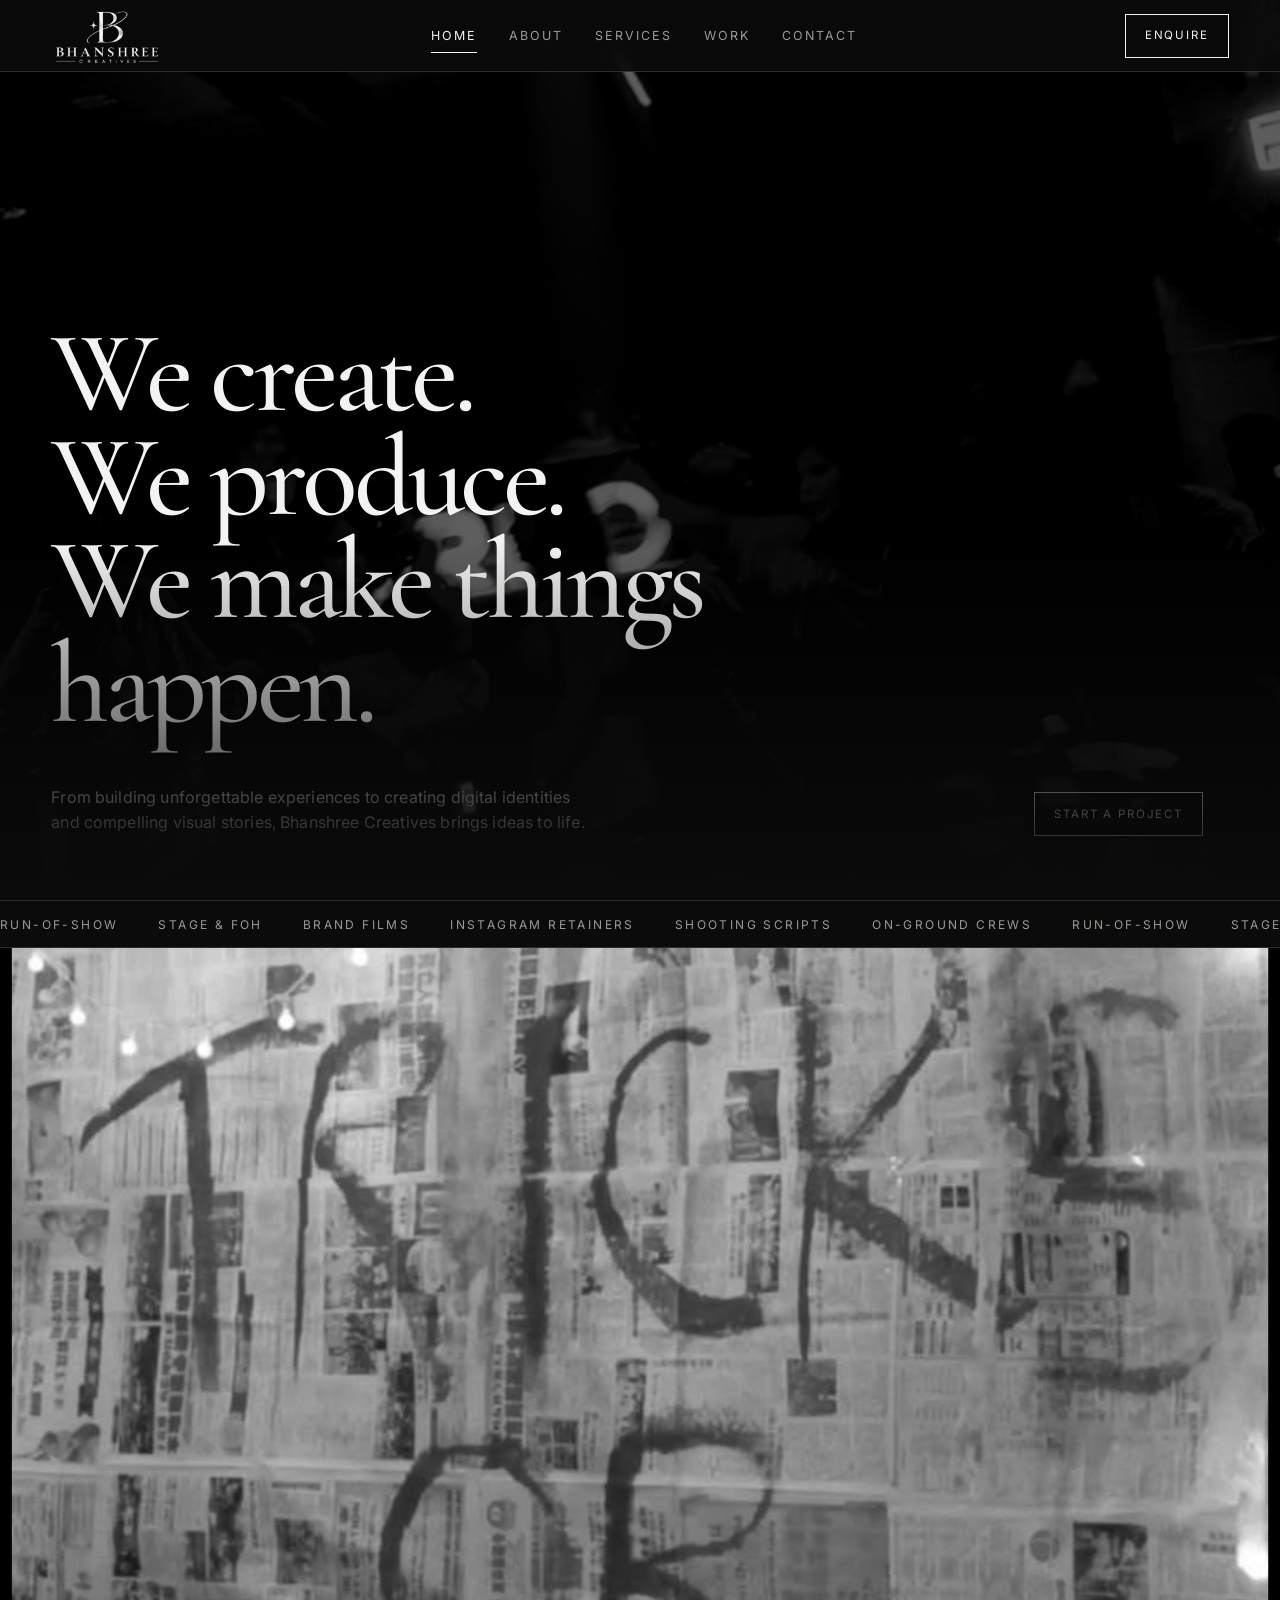
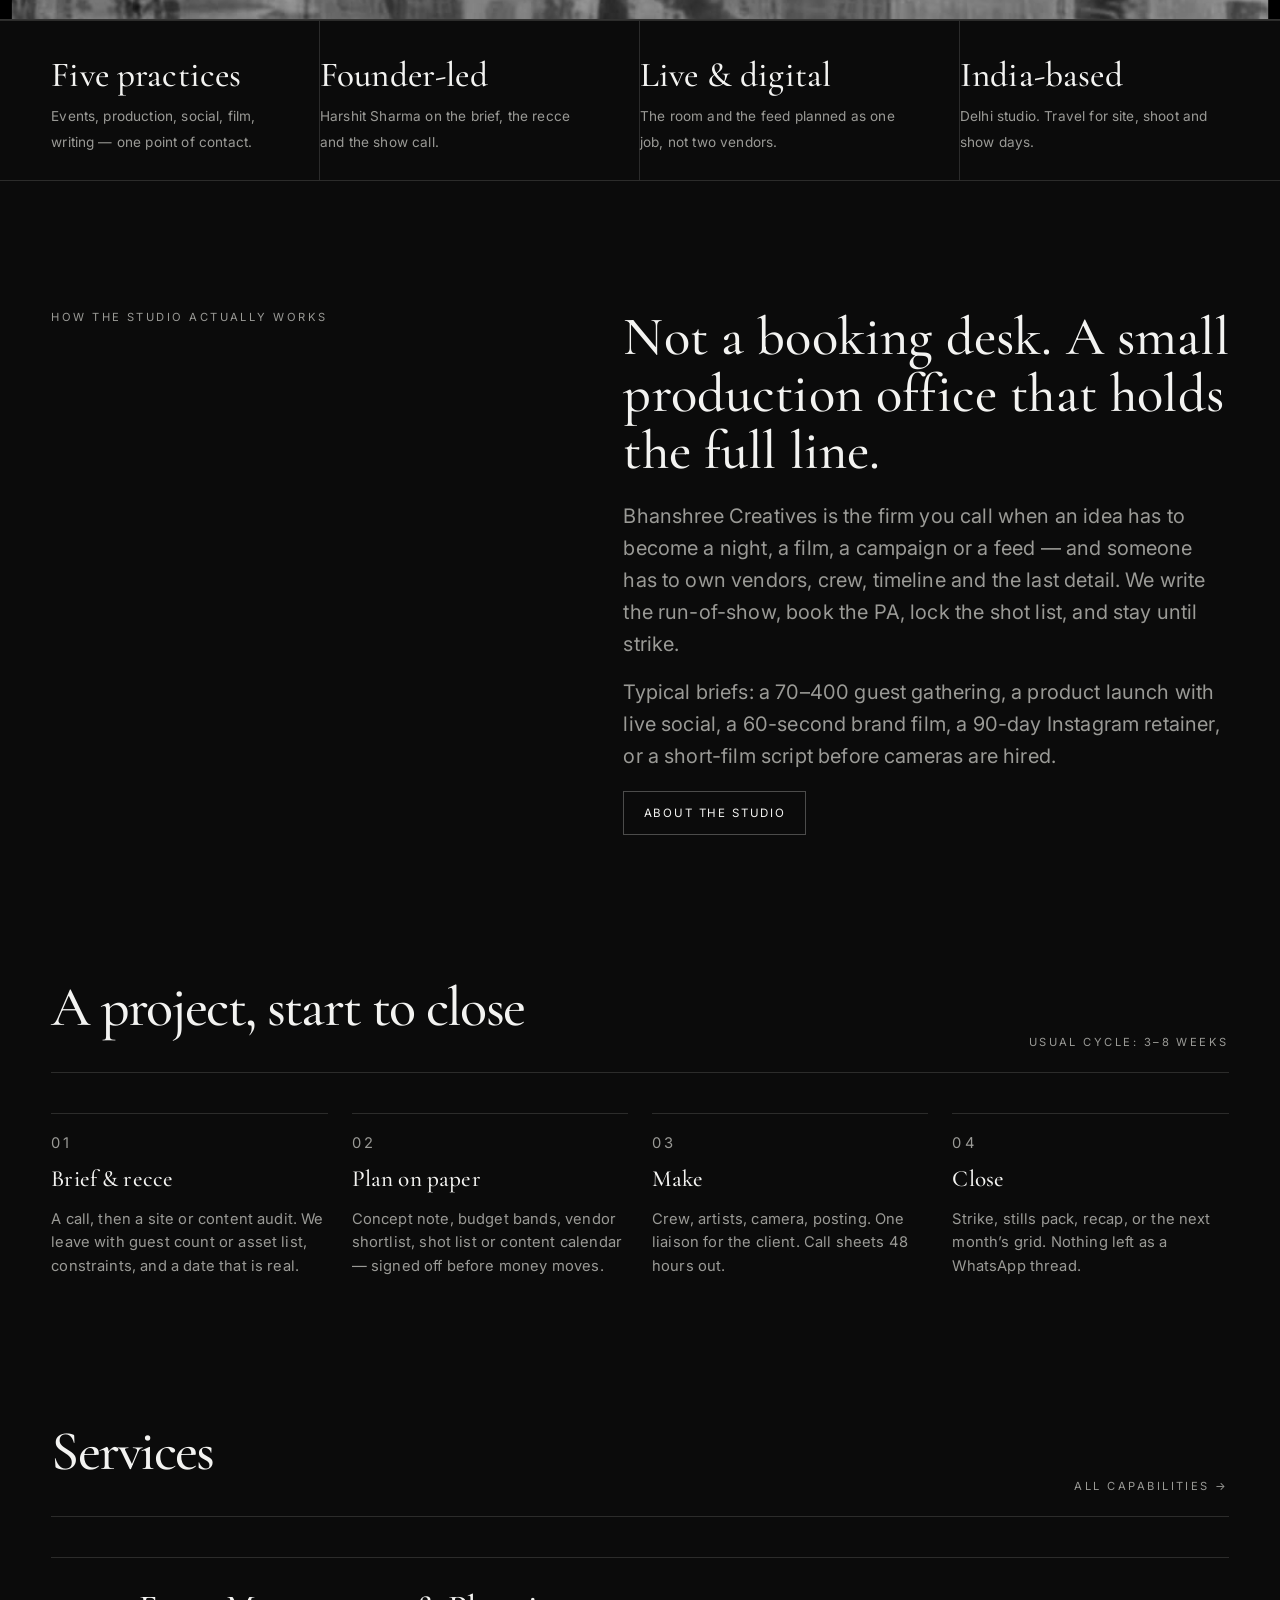
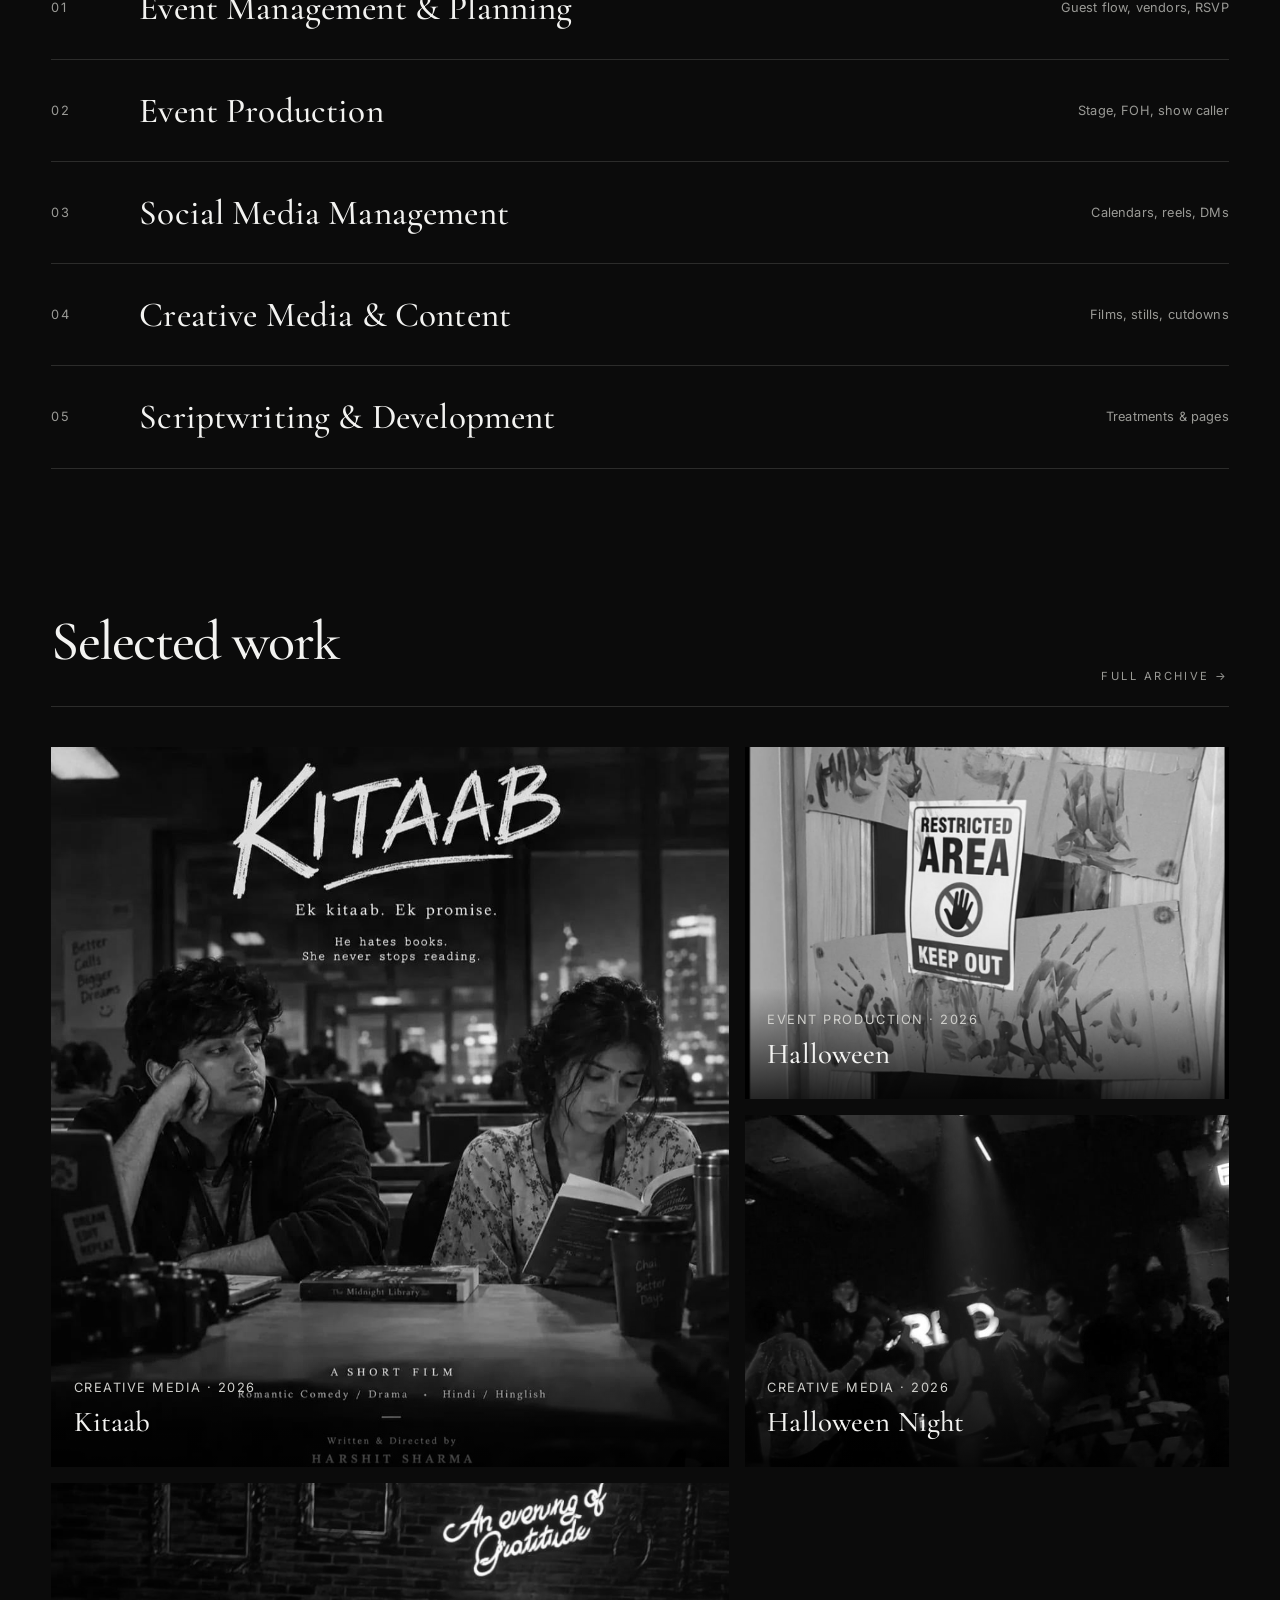
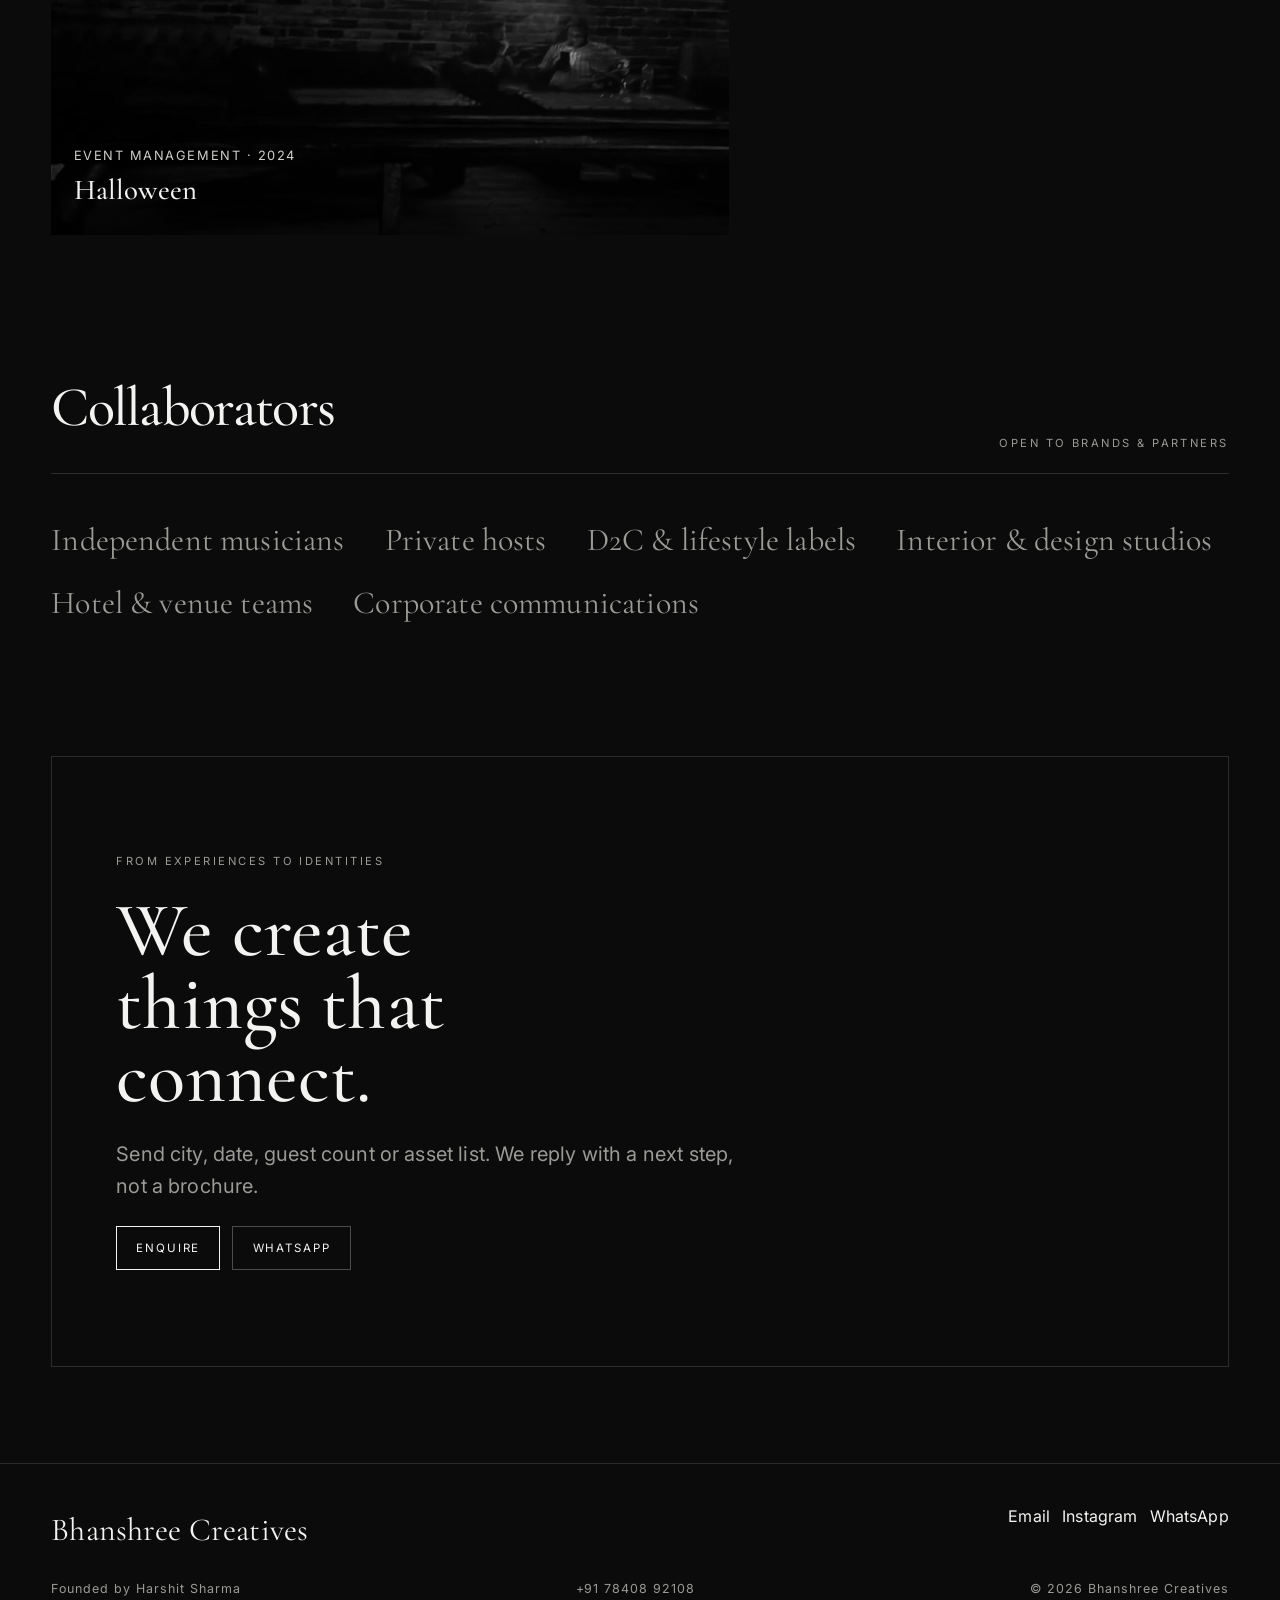
<file: index.html>
<!DOCTYPE html>
<html lang="en">
<head>
  <meta charset="UTF-8">
  <meta name="viewport" content="width=device-width, initial-scale=1.0">
  <title>Bhanshree Creatives — We Create. We Produce. We Make Things Happen.</title>
  <meta name="description" content="Bhanshree Creatives is a creative media, event management and production firm. From experiences to identities, we create things that connect.">
  <meta name="theme-color" content="#0b0b0b">
  <link rel="canonical" href="https://bhanshreecreatives.com/">
  <link rel="icon" href="assets/favicon.svg" type="image/svg+xml">
  <meta property="og:title" content="Bhanshree Creatives">
  <meta property="og:description" content="Creative media, event management and production. From experiences to identities, we create things that connect.">
  <meta property="og:type" content="website">
  <link rel="preconnect" href="https://fonts.googleapis.com">
  <link rel="preconnect" href="https://fonts.gstatic.com" crossorigin>
  <link href="https://fonts.googleapis.com/css2?family=Cormorant+Garamond:ital,wght@0,500;0,600;1,500&family=Inter:wght@400;500&display=swap" rel="stylesheet">
  <link rel="stylesheet" href="style.css">
  <script type="application/ld+json">
  {
    "@context": "https://schema.org",
    "@type": "ProfessionalService",
    "name": "Bhanshree Creatives",
    "founder": "Harshit Sharma",
    "email": "bhanshreecreatives@gmail.com",
    "telephone": "+917840892108",
    "url": "https://bhanshreecreatives.com",
    "description": "Creative media, event management and production firm.",
    "sameAs": ["https://instagram.com/bhanshreecreatives"]
  }
  </script>
</head>
<body data-page="home">
  <header class="site-header">
    <a class="logo" href="index.html"><img src="Photo/Luxurious%20BhanShree%20Creatives%20Logo%20(1).png" alt="Bhanshree Creatives"></a>
    <nav class="nav">
      <a href="index.html" data-page="home">Home</a>
      <a href="about.html" data-page="about">About</a>
      <a href="services.html" data-page="services">Services</a>
      <a href="work.html" data-page="work">Work</a>
      <a href="contact.html" data-page="contact">Contact</a>
    </nav>
    <a class="btn header-cta" href="contact.html">Enquire</a>
    <button class="nav-toggle" type="button" aria-label="Open menu"><span></span></button>
  </header>

  <section class="hero">
    <div class="hero-media">
      <img src="Photo/WhatsApp%20Image%202026-11-16%20at%2011.25.03%20AM.jpeg" alt="Bhanshree Creatives production photo">
    </div>
    <h1>We create.<br>We produce.<br>We make things happen.</h1>
    <div class="hero-bottom">
      <p>From building unforgettable experiences to creating digital identities and compelling visual stories, Bhanshree Creatives brings ideas to life.</p>
      <a class="btn" href="contact.html">Start a project</a>
    </div>
  </section>

  <div class="ticker" aria-hidden="true">
    <div class="ticker-track">
      <span>Run-of-show</span><span>Stage &amp; FOH</span><span>Brand films</span><span>Instagram retainers</span><span>Shooting scripts</span><span>On-ground crews</span>
      <span>Run-of-show</span><span>Stage &amp; FOH</span><span>Brand films</span><span>Instagram retainers</span><span>Shooting scripts</span><span>On-ground crews</span>
    </div>
  </div>

  <section class="photo-feature" aria-label="Bhanshree Creatives Halloween production">
    <img src="Photo/hellowin2.jpeg" alt="Halloween production stage and lighting">
  </section>

  <div class="stats">
    <article><strong>Five practices</strong><span>Events, production, social, film, writing — one point of contact.</span></article>
    <article><strong>Founder-led</strong><span>Harshit Sharma on the brief, the recce and the show call.</span></article>
    <article><strong>Live &amp; digital</strong><span>The room and the feed planned as one job, not two vendors.</span></article>
    <article><strong>India-based</strong><span>Delhi studio. Travel for site, shoot and show days.</span></article>
  </div>

  <section class="section">
    <div class="intro-grid">
      <p class="kicker">How the studio actually works</p>
      <div>
        <h2>Not a booking desk. A small production office that holds the full line.</h2>
        <p class="lede" style="margin-top:1.2rem;">Bhanshree Creatives is the firm you call when an idea has to become a night, a film, a campaign or a feed — and someone has to own vendors, crew, timeline and the last detail. We write the run-of-show, book the PA, lock the shot list, and stay until strike.</p>
        <p class="lede" style="margin-top:1rem;">Typical briefs: a 70–400 guest gathering, a product launch with live social, a 60-second brand film, a 90-day Instagram retainer, or a short-film script before cameras are hired.</p>
        <p style="margin-top:1.2rem;"><a class="btn btn-ghost" href="about.html">About the studio</a></p>
      </div>
    </div>
  </section>

  <section class="section" style="padding-top:0;">
    <div class="section-head">
      <h2>A project, start to close</h2>
      <p class="kicker">Usual cycle: 3–8 weeks</p>
    </div>
    <div class="steps">
      <article>
        <p class="kicker">01</p>
        <h3>Brief &amp; recce</h3>
        <p>A call, then a site or content audit. We leave with guest count or asset list, constraints, and a date that is real.</p>
      </article>
      <article>
        <p class="kicker">02</p>
        <h3>Plan on paper</h3>
        <p>Concept note, budget bands, vendor shortlist, shot list or content calendar — signed off before money moves.</p>
      </article>
      <article>
        <p class="kicker">03</p>
        <h3>Make</h3>
        <p>Crew, artists, camera, posting. One liaison for the client. Call sheets 48 hours out.</p>
      </article>
      <article>
        <p class="kicker">04</p>
        <h3>Close</h3>
        <p>Strike, stills pack, recap, or the next month’s grid. Nothing left as a WhatsApp thread.</p>
      </article>
    </div>
  </section>

  <section class="section" style="padding-top:0;">
    <div class="section-head">
      <h2>Services</h2>
      <a class="kicker" href="services.html">All capabilities →</a>
    </div>
    <div class="service-list">
      <a class="service-row" href="services.html#events">
        <span class="num">01</span>
        <h3>Event Management & Planning</h3>
        <span>Guest flow, vendors, RSVP</span>
      </a>
      <a class="service-row" href="services.html#production">
        <span class="num">02</span>
        <h3>Event Production</h3>
        <span>Stage, FOH, show caller</span>
      </a>
      <a class="service-row" href="services.html#social">
        <span class="num">03</span>
        <h3>Social Media Management</h3>
        <span>Calendars, reels, DMs</span>
      </a>
      <a class="service-row" href="services.html#media">
        <span class="num">04</span>
        <h3>Creative Media & Content</h3>
        <span>Films, stills, cutdowns</span>
      </a>
      <a class="service-row" href="services.html#writing">
        <span class="num">05</span>
        <h3>Scriptwriting & Development</h3>
        <span>Treatments & pages</span>
      </a>
    </div>
  </section>

  <section class="section" style="padding-top:0;">
    <div class="section-head">
      <h2>Selected work</h2>
      <a class="kicker" href="work.html">Full archive →</a>
    </div>
    <div class="work-grid" data-featured></div>
  </section>

  <section class="section" style="padding-top:0;">
    <div class="section-head">
      <h2>Collaborators</h2>
      <p class="kicker">Open to brands & partners</p>
    </div>
    <div class="collaborators">
      <span>Independent musicians</span>
      <span>Private hosts</span>
      <span>D2C &amp; lifestyle labels</span>
      <span>Interior &amp; design studios</span>
      <span>Hotel &amp; venue teams</span>
      <span>Corporate communications</span>
    </div>
  </section>

  <section class="cta-band">
    <p class="kicker">From experiences to identities</p>
    <h2>We create things that connect.</h2>
    <p class="lede">Send city, date, guest count or asset list. We reply with a next step, not a brochure.</p>
    <div class="cta-actions">
      <a class="btn" href="contact.html">Enquire</a>
      <a class="btn btn-ghost" data-whatsapp="Hello Bhanshree Creatives, I would like to discuss a project." target="_blank" rel="noopener">WhatsApp</a>
    </div>
  </section>

  <footer class="site-footer">
    <div class="footer-top">
      <p class="footer-brand">Bhanshree Creatives</p>
      <div class="cta-actions">
        <a href="mailto:bhanshreecreatives@gmail.com">Email</a>
        <a href="https://instagram.com/bhanshreecreatives" target="_blank" rel="noopener">Instagram</a>
        <a data-whatsapp target="_blank" rel="noopener">WhatsApp</a>
      </div>
    </div>
    <div class="footer-meta">
      <span>Founded by Harshit Sharma</span>
      <span>+91 78408 92108</span>
      <span>© 2026 Bhanshree Creatives</span>
    </div>
  </footer>

  <script src="js/config.js"></script>
  <script src="js/projects.js"></script>
  <script src="js/main.js"></script>
</body>
</html>
</file>
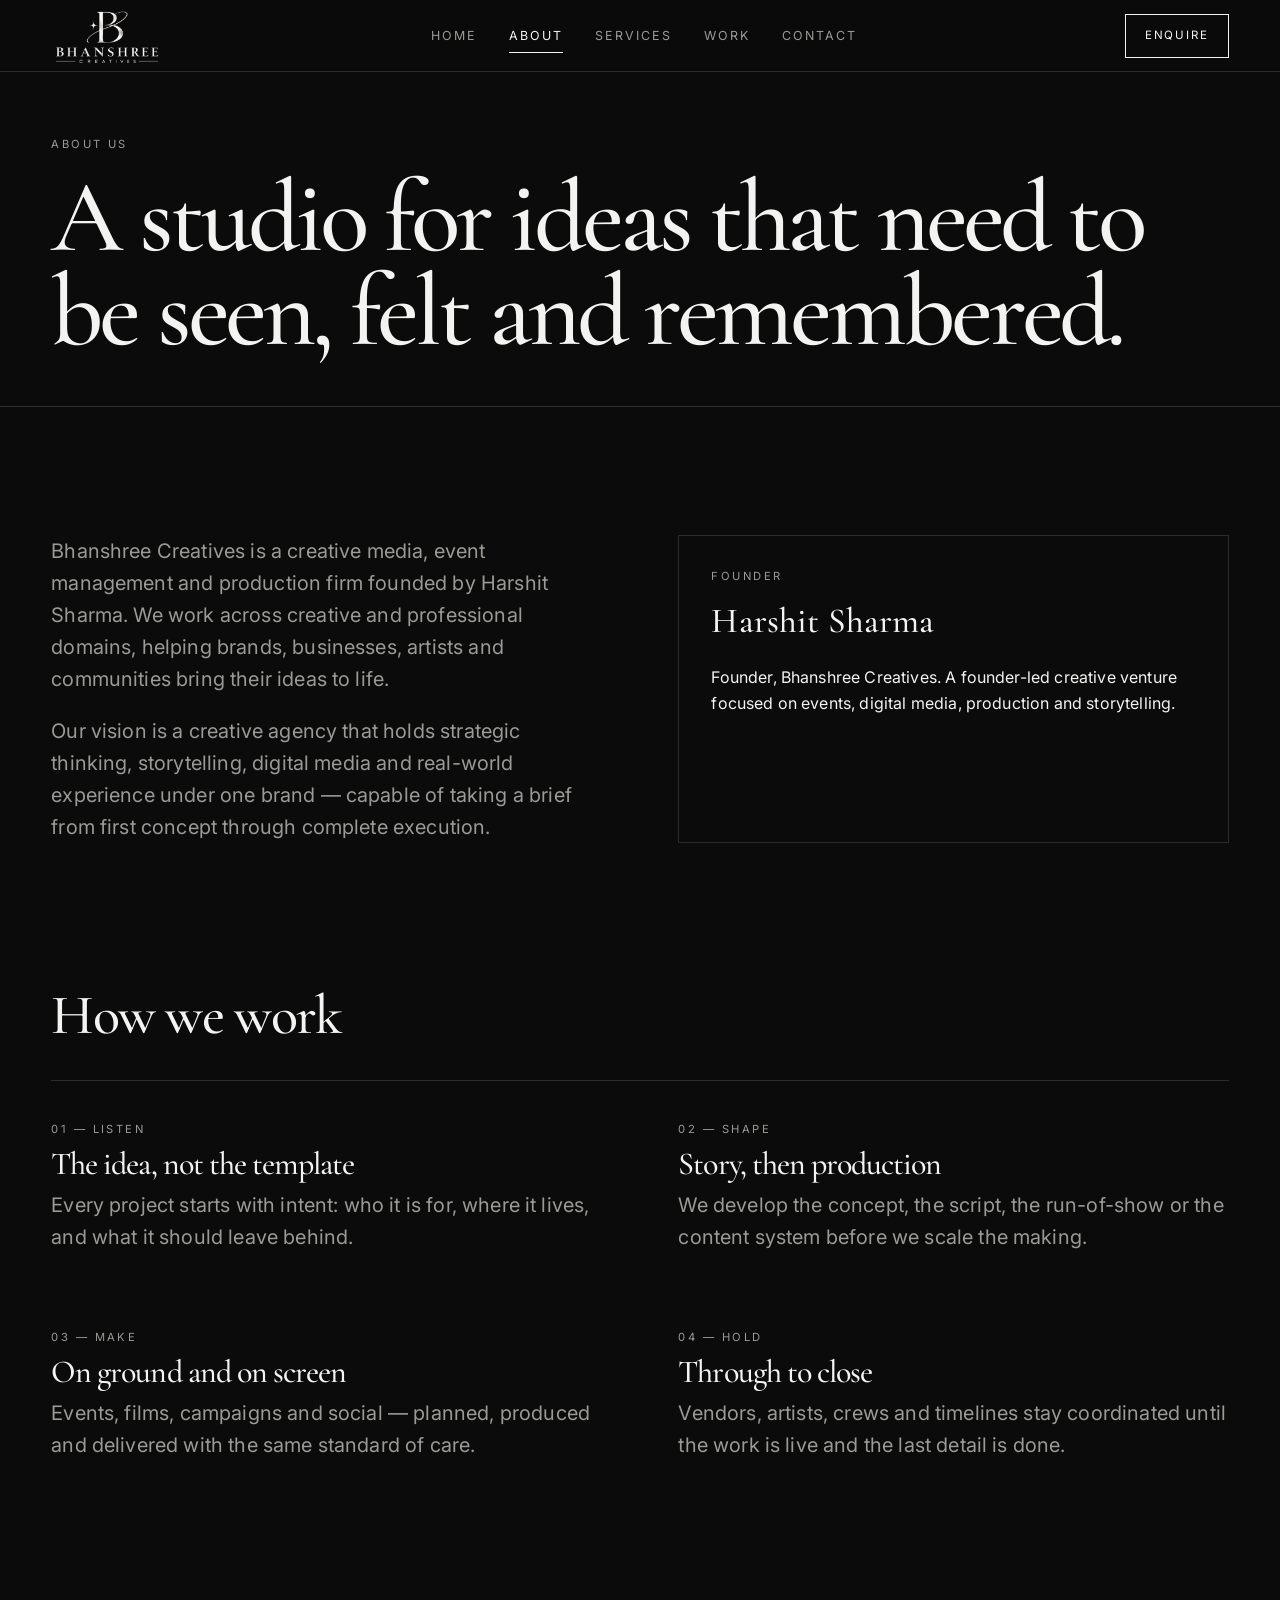
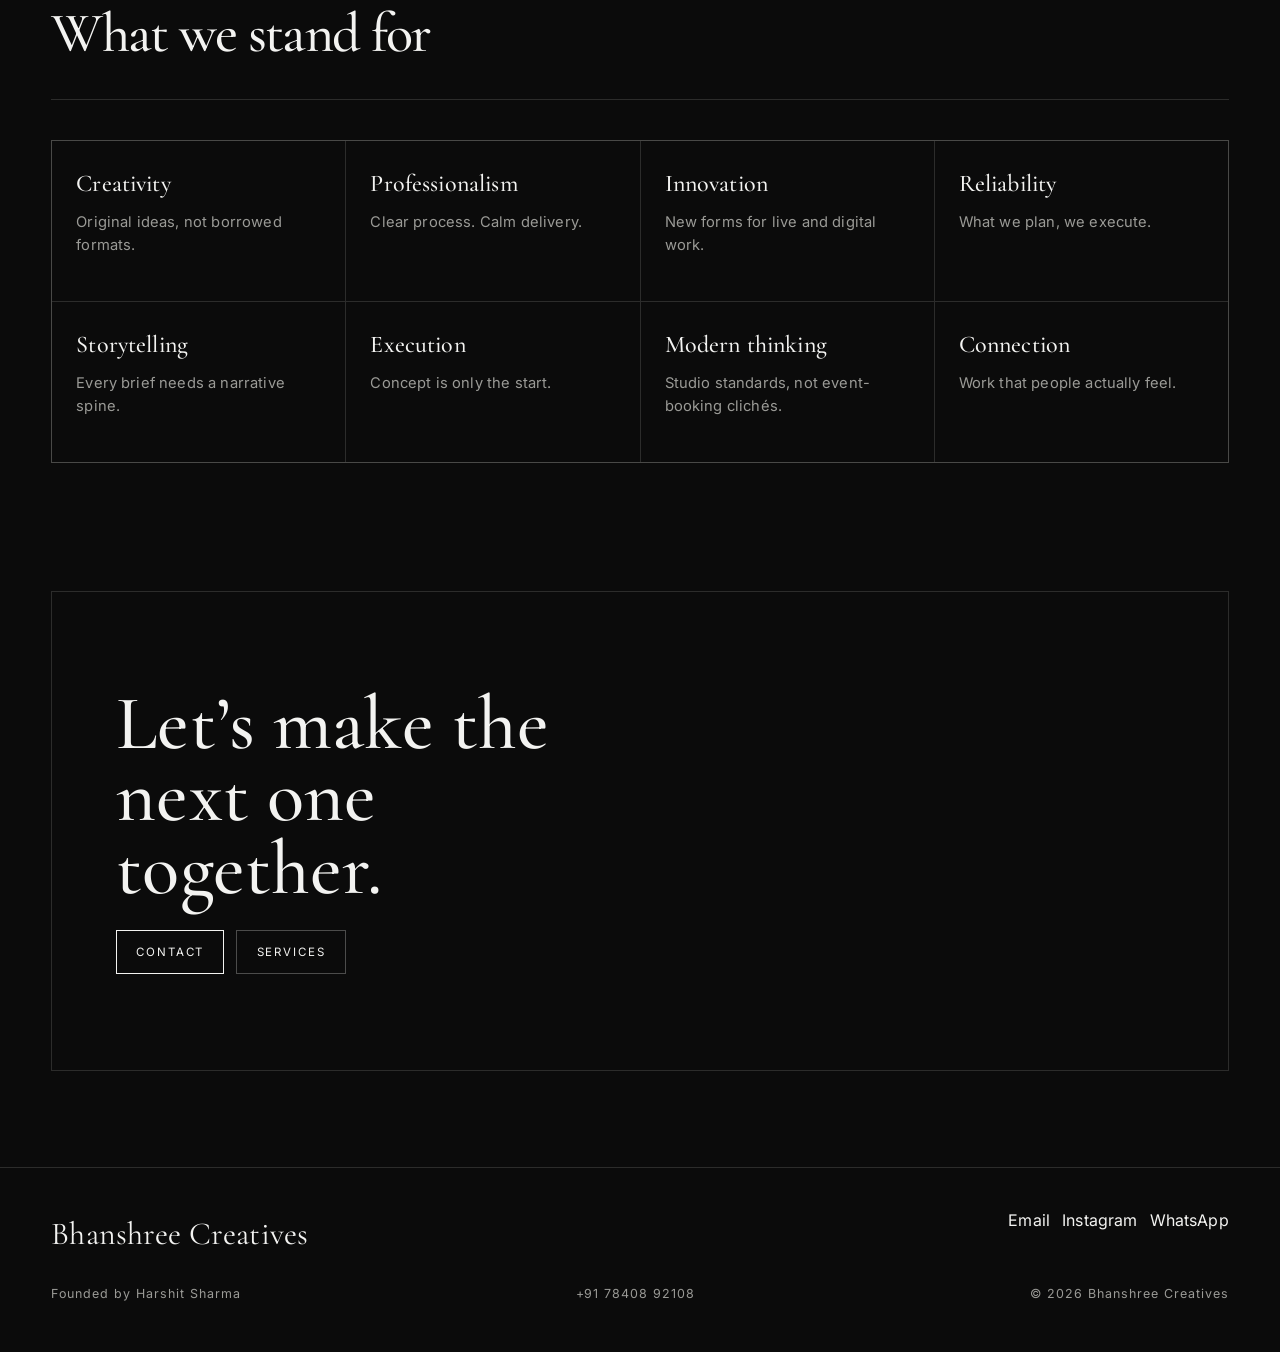
<file: about.html>
<!DOCTYPE html>
<html lang="en">
<head>
  <meta charset="UTF-8">
  <meta name="viewport" content="width=device-width, initial-scale=1.0">
  <title>About — Bhanshree Creatives</title>
  <meta name="description" content="Bhanshree Creatives is a founder-led creative venture focused on events, digital media, production and storytelling. Founded by Harshit Sharma.">
  <meta name="theme-color" content="#0b0b0b">
  <link rel="icon" href="assets/favicon.svg" type="image/svg+xml">
  <link rel="preconnect" href="https://fonts.googleapis.com">
  <link rel="preconnect" href="https://fonts.gstatic.com" crossorigin>
  <link href="https://fonts.googleapis.com/css2?family=Cormorant+Garamond:ital,wght@0,500;0,600;1,500&family=Inter:wght@400;500&display=swap" rel="stylesheet">
  <link rel="stylesheet" href="style.css">
</head>
<body data-page="about">
  <header class="site-header">
    <a class="logo" href="index.html"><img src="Photo/Luxurious%20BhanShree%20Creatives%20Logo%20(1).png" alt="Bhanshree Creatives"></a>
    <nav class="nav">
      <a href="index.html" data-page="home">Home</a>
      <a href="about.html" data-page="about">About</a>
      <a href="services.html" data-page="services">Services</a>
      <a href="work.html" data-page="work">Work</a>
      <a href="contact.html" data-page="contact">Contact</a>
    </nav>
    <a class="btn header-cta" href="contact.html">Enquire</a>
    <button class="nav-toggle" type="button" aria-label="Open menu"><span></span></button>
  </header>

  <section class="page-hero">
    <p class="kicker">About us</p>
    <h1>A studio for ideas that need to be seen, felt and remembered.</h1>
  </section>

  <section class="section">
    <div class="split">
      <div>
        <p class="lede">Bhanshree Creatives is a creative media, event management and production firm founded by Harshit Sharma. We work across creative and professional domains, helping brands, businesses, artists and communities bring their ideas to life.</p>
        <p class="lede" style="margin-top:1.2rem;">Our vision is a creative agency that holds strategic thinking, storytelling, digital media and real-world experience under one brand — capable of taking a brief from first concept through complete execution.</p>
      </div>
      <div class="founder">
        <p class="kicker">Founder</p>
        <h3>Harshit Sharma</h3>
        <p>Founder, Bhanshree Creatives. A founder-led creative venture focused on events, digital media, production and storytelling.</p>
      </div>
    </div>
  </section>

  <section class="section" style="padding-top:0;">
    <div class="section-head">
      <h2>How we work</h2>
    </div>
    <div class="split">
      <article>
        <p class="kicker">01 — Listen</p>
        <h3 class="display" style="font-size:2rem;margin:0.6rem 0;">The idea, not the template</h3>
        <p class="lede">Every project starts with intent: who it is for, where it lives, and what it should leave behind.</p>
      </article>
      <article>
        <p class="kicker">02 — Shape</p>
        <h3 class="display" style="font-size:2rem;margin:0.6rem 0;">Story, then production</h3>
        <p class="lede">We develop the concept, the script, the run-of-show or the content system before we scale the making.</p>
      </article>
      <article>
        <p class="kicker">03 — Make</p>
        <h3 class="display" style="font-size:2rem;margin:0.6rem 0;">On ground and on screen</h3>
        <p class="lede">Events, films, campaigns and social — planned, produced and delivered with the same standard of care.</p>
      </article>
      <article>
        <p class="kicker">04 — Hold</p>
        <h3 class="display" style="font-size:2rem;margin:0.6rem 0;">Through to close</h3>
        <p class="lede">Vendors, artists, crews and timelines stay coordinated until the work is live and the last detail is done.</p>
      </article>
    </div>
  </section>

  <section class="section" style="padding-top:0;">
    <div class="section-head">
      <h2>What we stand for</h2>
    </div>
    <div class="values">
      <article><h3>Creativity</h3><p>Original ideas, not borrowed formats.</p></article>
      <article><h3>Professionalism</h3><p>Clear process. Calm delivery.</p></article>
      <article><h3>Innovation</h3><p>New forms for live and digital work.</p></article>
      <article><h3>Reliability</h3><p>What we plan, we execute.</p></article>
      <article><h3>Storytelling</h3><p>Every brief needs a narrative spine.</p></article>
      <article><h3>Execution</h3><p>Concept is only the start.</p></article>
      <article><h3>Modern thinking</h3><p>Studio standards, not event-booking clichés.</p></article>
      <article><h3>Connection</h3><p>Work that people actually feel.</p></article>
    </div>
  </section>

  <section class="cta-band">
    <h2>Let’s make the next one together.</h2>
    <div class="cta-actions">
      <a class="btn" href="contact.html">Contact</a>
      <a class="btn btn-ghost" href="services.html">Services</a>
    </div>
  </section>

  <footer class="site-footer">
    <div class="footer-top">
      <p class="footer-brand">Bhanshree Creatives</p>
      <div class="cta-actions">
        <a href="mailto:bhanshreecreatives@gmail.com">Email</a>
        <a href="https://instagram.com/bhanshreecreatives" target="_blank" rel="noopener">Instagram</a>
        <a data-whatsapp target="_blank" rel="noopener">WhatsApp</a>
      </div>
    </div>
    <div class="footer-meta">
      <span>Founded by Harshit Sharma</span>
      <span>+91 78408 92108</span>
      <span>© 2026 Bhanshree Creatives</span>
    </div>
  </footer>

  <script src="js/config.js"></script>
  <script src="js/projects.js"></script>
  <script src="js/main.js"></script>
</body>
</html>
</file>
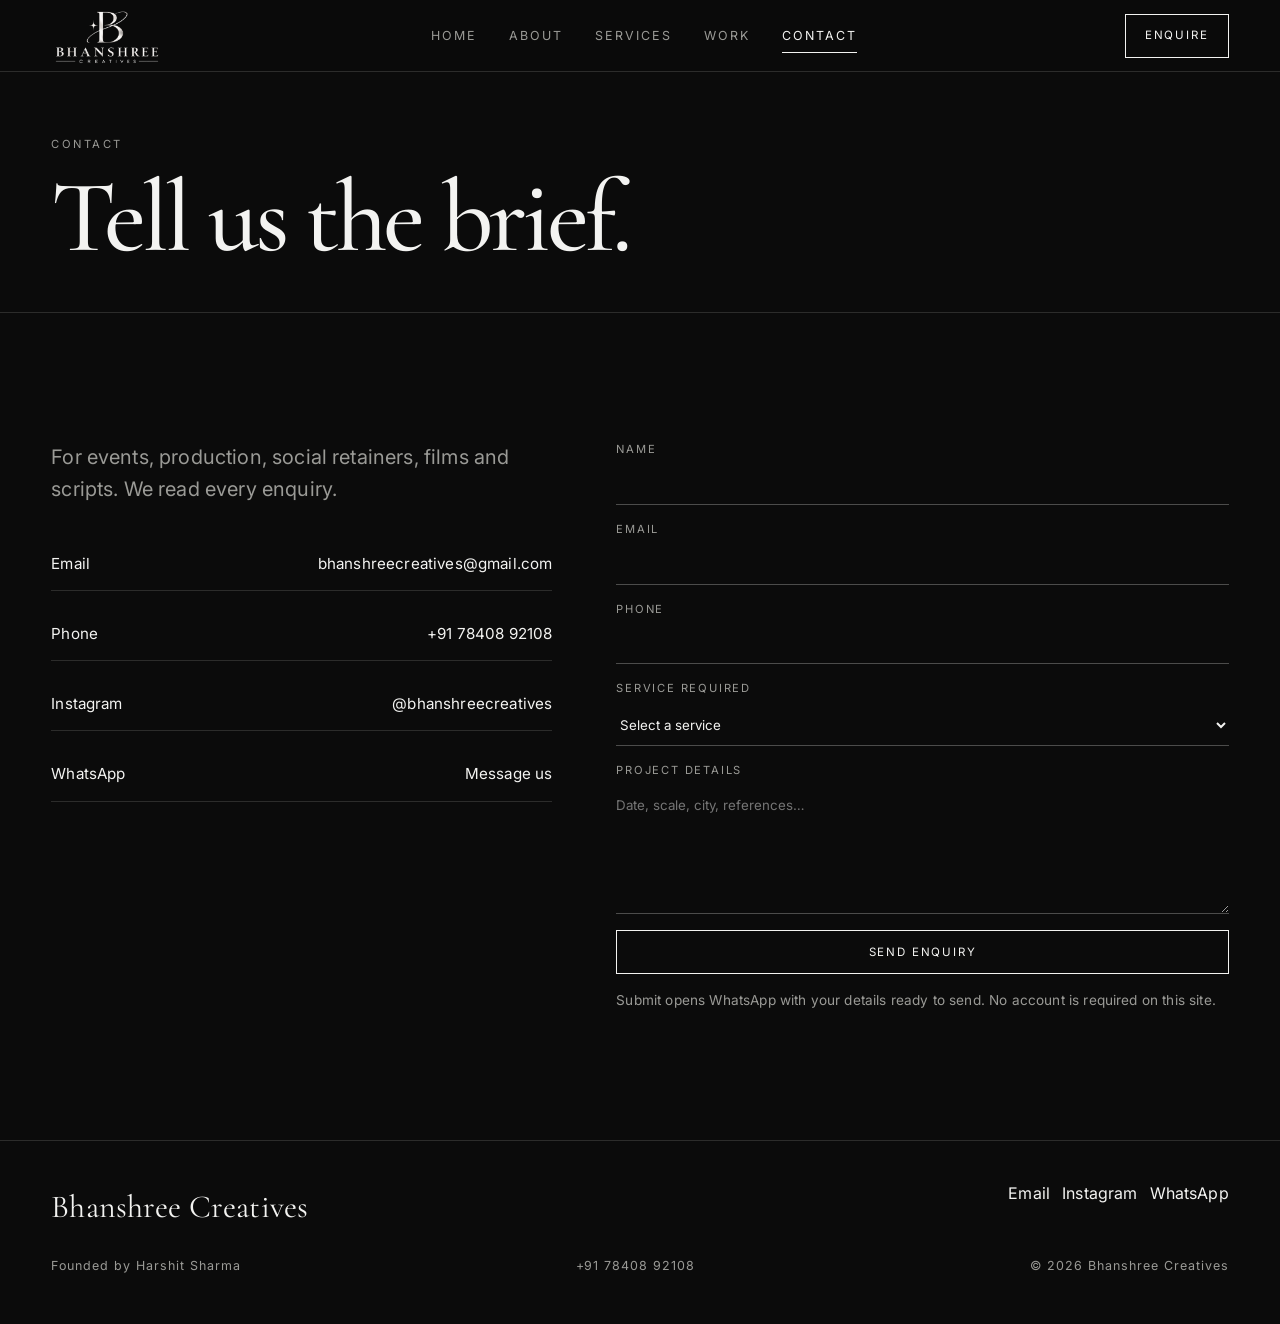
<file: contact.html>
<!DOCTYPE html>
<html lang="en">
<head>
  <meta charset="UTF-8">
  <meta name="viewport" content="width=device-width, initial-scale=1.0">
  <title>Contact — Bhanshree Creatives</title>
  <meta name="description" content="Enquire with Bhanshree Creatives for events, production, social media and film. Email, WhatsApp and Instagram.">
  <meta name="theme-color" content="#0b0b0b">
  <link rel="icon" href="assets/favicon.svg" type="image/svg+xml">
  <link rel="preconnect" href="https://fonts.googleapis.com">
  <link rel="preconnect" href="https://fonts.gstatic.com" crossorigin>
  <link href="https://fonts.googleapis.com/css2?family=Cormorant+Garamond:ital,wght@0,500;0,600;1,500&family=Inter:wght@400;500&display=swap" rel="stylesheet">
  <link rel="stylesheet" href="style.css">
</head>
<body data-page="contact">
  <header class="site-header">
    <a class="logo" href="index.html"><img src="Photo/Luxurious%20BhanShree%20Creatives%20Logo%20(1).png" alt="Bhanshree Creatives"></a>
    <nav class="nav">
      <a href="index.html" data-page="home">Home</a>
      <a href="about.html" data-page="about">About</a>
      <a href="services.html" data-page="services">Services</a>
      <a href="work.html" data-page="work">Work</a>
      <a href="contact.html" data-page="contact">Contact</a>
    </nav>
    <a class="btn header-cta" href="contact.html">Enquire</a>
    <button class="nav-toggle" type="button" aria-label="Open menu"><span></span></button>
  </header>

  <section class="page-hero">
    <p class="kicker">Contact</p>
    <h1>Tell us the brief.</h1>
  </section>

  <section class="section">
    <div class="contact-layout">
      <div>
        <p class="lede">For events, production, social retainers, films and scripts. We read every enquiry.</p>
        <div class="contact-links">
          <a href="mailto:bhanshreecreatives@gmail.com"><span>Email</span><span>bhanshreecreatives@gmail.com</span></a>
          <a href="tel:+917840892108"><span>Phone</span><span>+91 78408 92108</span></a>
          <a href="https://instagram.com/bhanshreecreatives" target="_blank" rel="noopener"><span>Instagram</span><span>@bhanshreecreatives</span></a>
          <a data-whatsapp="Hello Bhanshree Creatives, I would like to discuss a project." target="_blank" rel="noopener"><span>WhatsApp</span><span>Message us</span></a>
        </div>
      </div>

      <form class="form" data-enquiry>
        <div class="field">
          <label for="name">Name</label>
          <input id="name" name="name" type="text" required autocomplete="name">
        </div>
        <div class="field">
          <label for="email">Email</label>
          <input id="email" name="email" type="email" required autocomplete="email">
        </div>
        <div class="field">
          <label for="phone">Phone</label>
          <input id="phone" name="phone" type="tel" required autocomplete="tel">
        </div>
        <div class="field">
          <label for="service">Service required</label>
          <select id="service" name="service" required>
            <option value="" selected disabled>Select a service</option>
            <option>Event Management & Planning</option>
            <option>Event Production</option>
            <option>Social Media Management</option>
            <option>Creative Media & Content Production</option>
            <option>Scriptwriting & Creative Development</option>
            <option>More than one / not sure</option>
          </select>
        </div>
        <div class="field">
          <label for="details">Project details</label>
          <textarea id="details" name="details" required placeholder="Date, scale, city, references…"></textarea>
        </div>
        <button class="btn" type="submit">Send enquiry</button>
        <p class="form-note">Submit opens WhatsApp with your details ready to send. No account is required on this site.</p>
      </form>
    </div>
  </section>

  <footer class="site-footer">
    <div class="footer-top">
      <p class="footer-brand">Bhanshree Creatives</p>
      <div class="cta-actions">
        <a href="mailto:bhanshreecreatives@gmail.com">Email</a>
        <a href="https://instagram.com/bhanshreecreatives" target="_blank" rel="noopener">Instagram</a>
        <a data-whatsapp target="_blank" rel="noopener">WhatsApp</a>
      </div>
    </div>
    <div class="footer-meta">
      <span>Founded by Harshit Sharma</span>
      <span>+91 78408 92108</span>
      <span>© 2026 Bhanshree Creatives</span>
    </div>
  </footer>

  <script src="js/config.js"></script>
  <script src="js/projects.js"></script>
  <script src="js/main.js"></script>
</body>
</html>
</file>
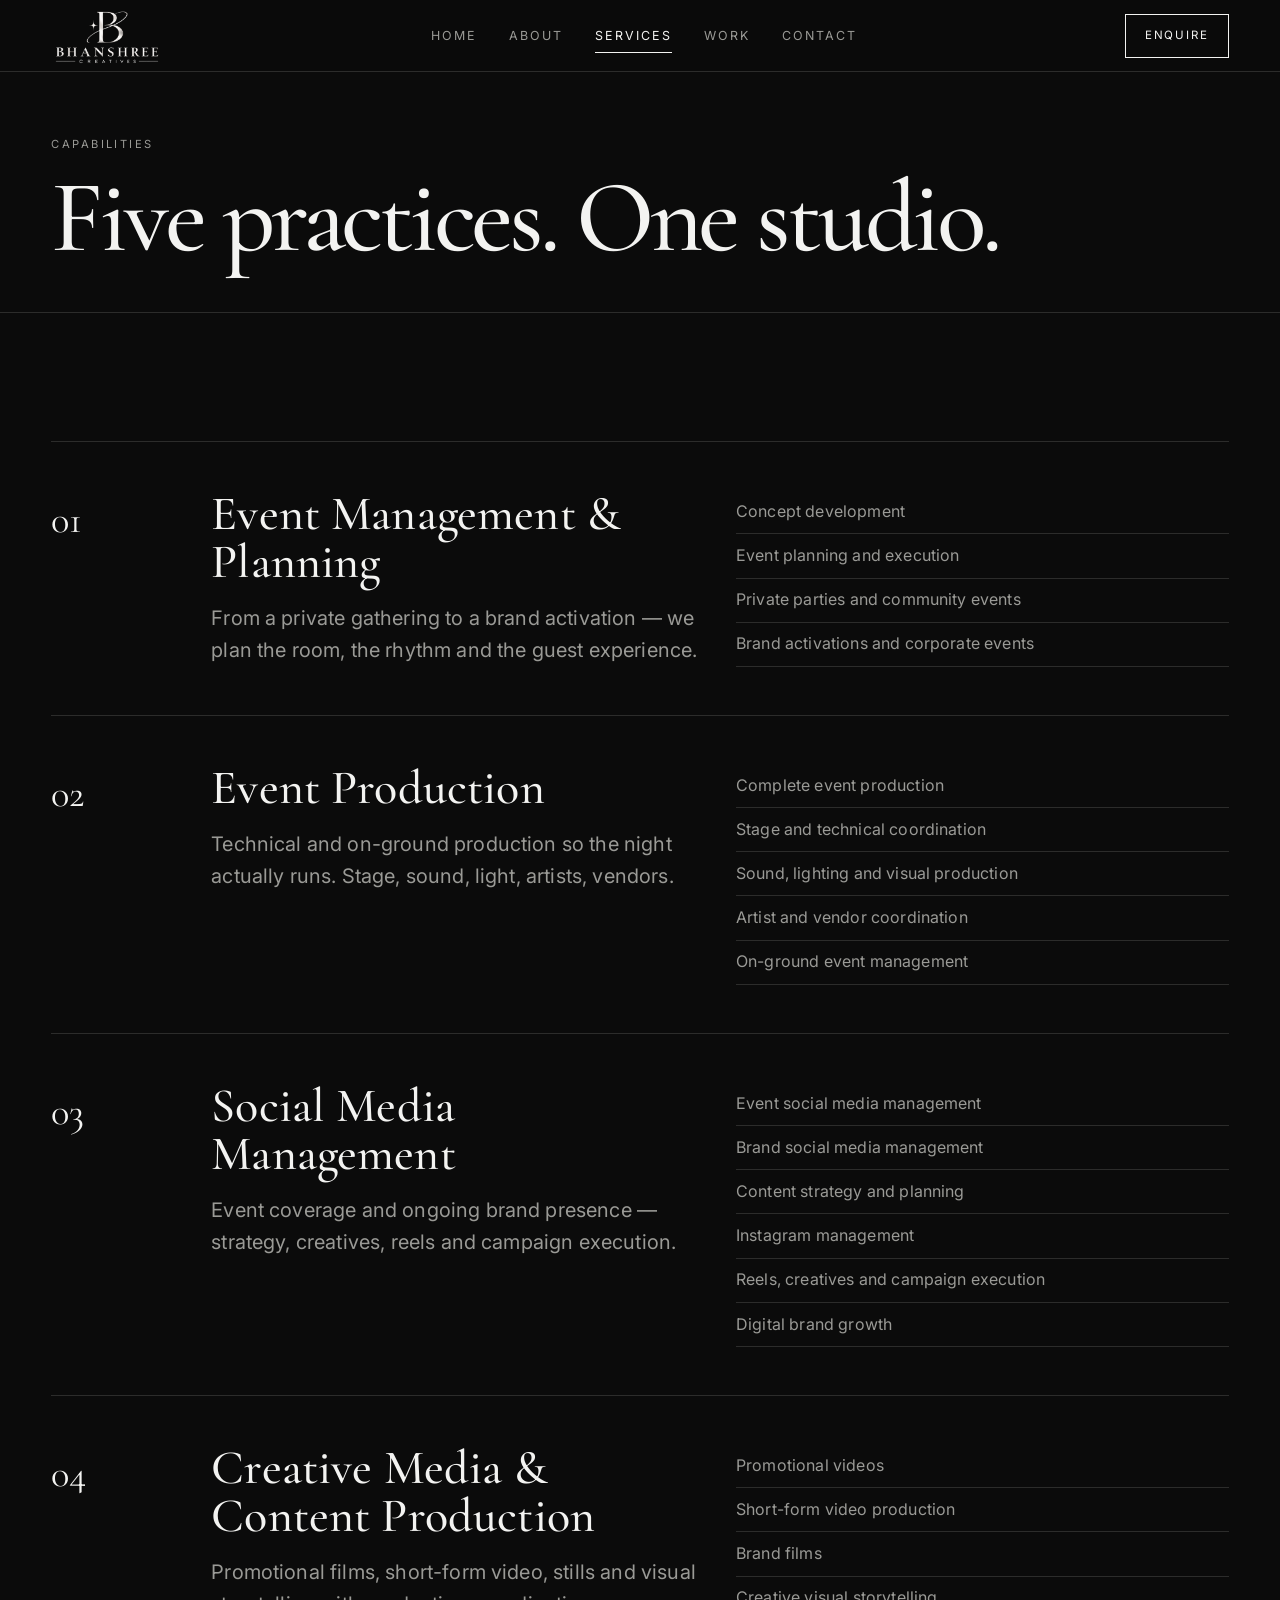
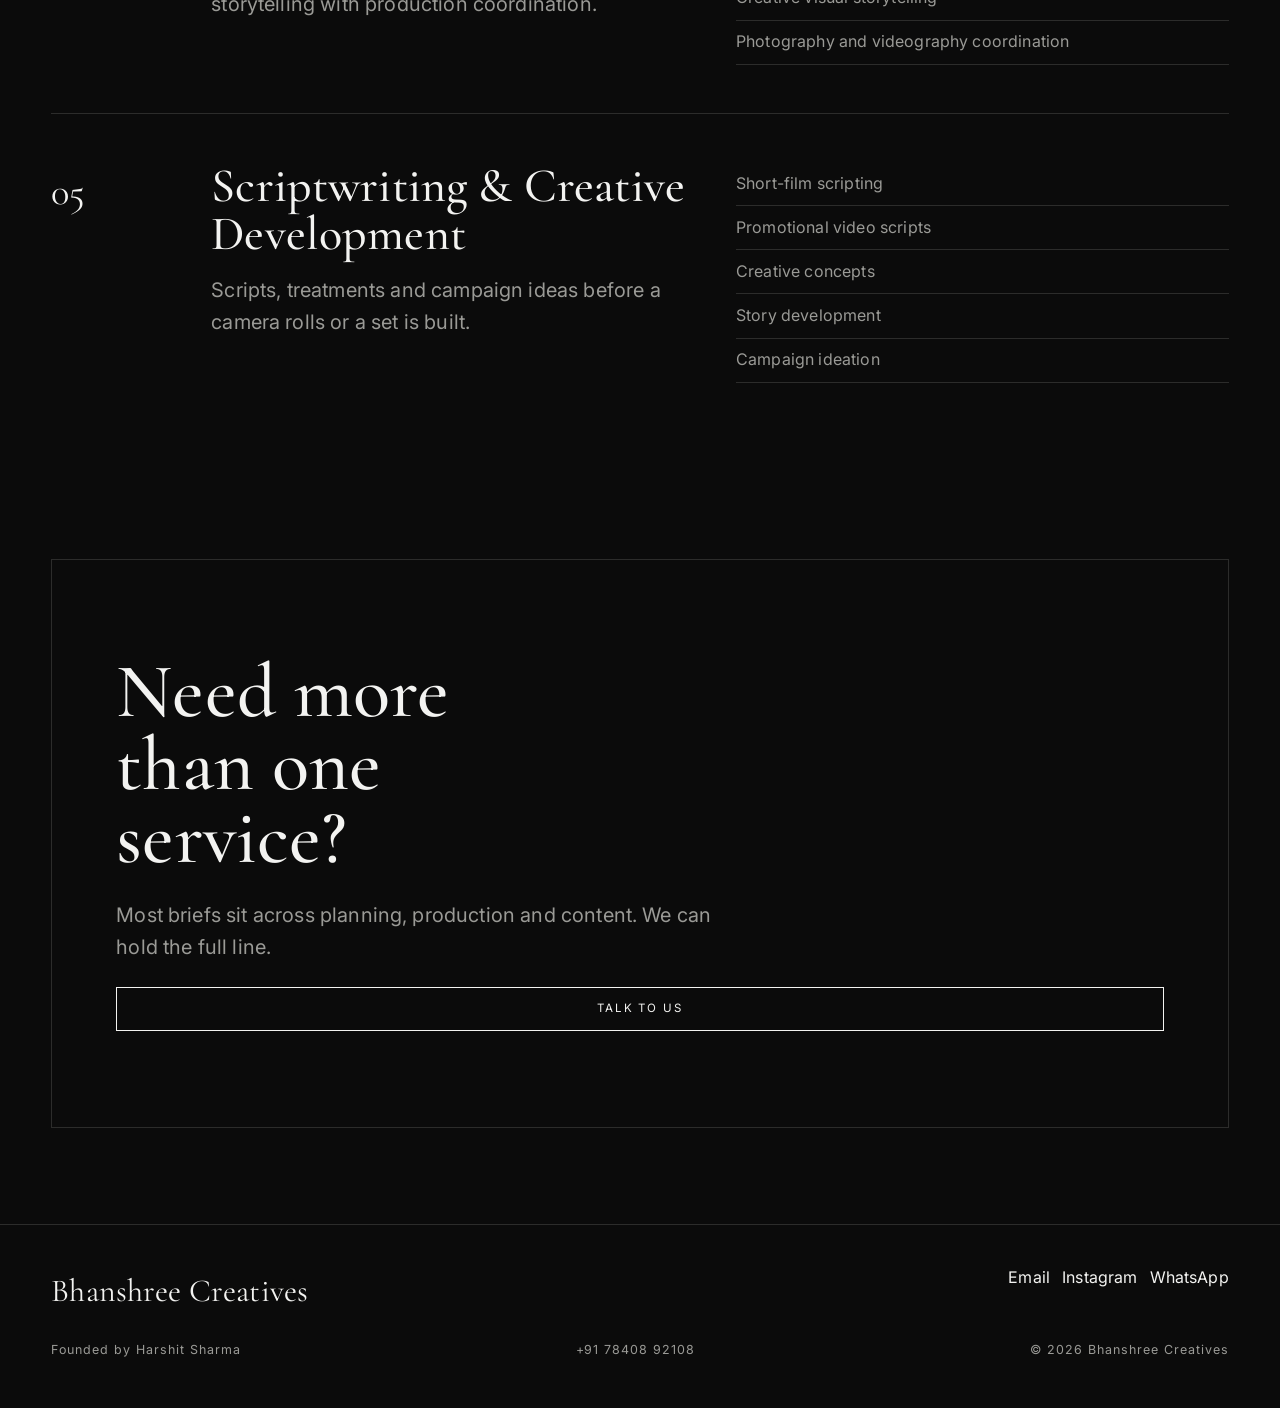
<file: services.html>
<!DOCTYPE html>
<html lang="en">
<head>
  <meta charset="UTF-8">
  <meta name="viewport" content="width=device-width, initial-scale=1.0">
  <title>Services — Bhanshree Creatives</title>
  <meta name="description" content="Event management, event production, social media, creative media and scriptwriting from Bhanshree Creatives.">
  <meta name="theme-color" content="#0b0b0b">
  <link rel="icon" href="assets/favicon.svg" type="image/svg+xml">
  <link rel="preconnect" href="https://fonts.googleapis.com">
  <link rel="preconnect" href="https://fonts.gstatic.com" crossorigin>
  <link href="https://fonts.googleapis.com/css2?family=Cormorant+Garamond:ital,wght@0,500;0,600;1,500&family=Inter:wght@400;500&display=swap" rel="stylesheet">
  <link rel="stylesheet" href="style.css">
</head>
<body data-page="services">
  <header class="site-header">
    <a class="logo" href="index.html"><img src="Photo/Luxurious%20BhanShree%20Creatives%20Logo%20(1).png" alt="Bhanshree Creatives"></a>
    <nav class="nav">
      <a href="index.html" data-page="home">Home</a>
      <a href="about.html" data-page="about">About</a>
      <a href="services.html" data-page="services">Services</a>
      <a href="work.html" data-page="work">Work</a>
      <a href="contact.html" data-page="contact">Contact</a>
    </nav>
    <a class="btn header-cta" href="contact.html">Enquire</a>
    <button class="nav-toggle" type="button" aria-label="Open menu"><span></span></button>
  </header>

  <section class="page-hero">
    <p class="kicker">Capabilities</p>
    <h1>Five practices. One studio.</h1>
  </section>

  <section class="section">
    <article class="service-block" id="events">
      <p class="num">01</p>
      <div>
        <h2>Event Management & Planning</h2>
        <p class="lede" style="margin-top:1rem;">From a private gathering to a brand activation — we plan the room, the rhythm and the guest experience.</p>
      </div>
      <ul>
        <li>Concept development</li>
        <li>Event planning and execution</li>
        <li>Private parties and community events</li>
        <li>Brand activations and corporate events</li>
      </ul>
    </article>

    <article class="service-block" id="production">
      <p class="num">02</p>
      <div>
        <h2>Event Production</h2>
        <p class="lede" style="margin-top:1rem;">Technical and on-ground production so the night actually runs. Stage, sound, light, artists, vendors.</p>
      </div>
      <ul>
        <li>Complete event production</li>
        <li>Stage and technical coordination</li>
        <li>Sound, lighting and visual production</li>
        <li>Artist and vendor coordination</li>
        <li>On-ground event management</li>
      </ul>
    </article>

    <article class="service-block" id="social">
      <p class="num">03</p>
      <div>
        <h2>Social Media Management</h2>
        <p class="lede" style="margin-top:1rem;">Event coverage and ongoing brand presence — strategy, creatives, reels and campaign execution.</p>
      </div>
      <ul>
        <li>Event social media management</li>
        <li>Brand social media management</li>
        <li>Content strategy and planning</li>
        <li>Instagram management</li>
        <li>Reels, creatives and campaign execution</li>
        <li>Digital brand growth</li>
      </ul>
    </article>

    <article class="service-block" id="media">
      <p class="num">04</p>
      <div>
        <h2>Creative Media & Content Production</h2>
        <p class="lede" style="margin-top:1rem;">Promotional films, short-form video, stills and visual storytelling with production coordination.</p>
      </div>
      <ul>
        <li>Promotional videos</li>
        <li>Short-form video production</li>
        <li>Brand films</li>
        <li>Creative visual storytelling</li>
        <li>Photography and videography coordination</li>
      </ul>
    </article>

    <article class="service-block" id="writing">
      <p class="num">05</p>
      <div>
        <h2>Scriptwriting & Creative Development</h2>
        <p class="lede" style="margin-top:1rem;">Scripts, treatments and campaign ideas before a camera rolls or a set is built.</p>
      </div>
      <ul>
        <li>Short-film scripting</li>
        <li>Promotional video scripts</li>
        <li>Creative concepts</li>
        <li>Story development</li>
        <li>Campaign ideation</li>
      </ul>
    </article>
  </section>

  <section class="cta-band">
    <h2>Need more than one service?</h2>
    <p class="lede">Most briefs sit across planning, production and content. We can hold the full line.</p>
    <a class="btn" href="contact.html">Talk to us</a>
  </section>

  <footer class="site-footer">
    <div class="footer-top">
      <p class="footer-brand">Bhanshree Creatives</p>
      <div class="cta-actions">
        <a href="mailto:bhanshreecreatives@gmail.com">Email</a>
        <a href="https://instagram.com/bhanshreecreatives" target="_blank" rel="noopener">Instagram</a>
        <a data-whatsapp target="_blank" rel="noopener">WhatsApp</a>
      </div>
    </div>
    <div class="footer-meta">
      <span>Founded by Harshit Sharma</span>
      <span>+91 78408 92108</span>
      <span>© 2026 Bhanshree Creatives</span>
    </div>
  </footer>

  <script src="js/config.js"></script>
  <script src="js/projects.js"></script>
  <script src="js/main.js"></script>
</body>
</html>
</file>
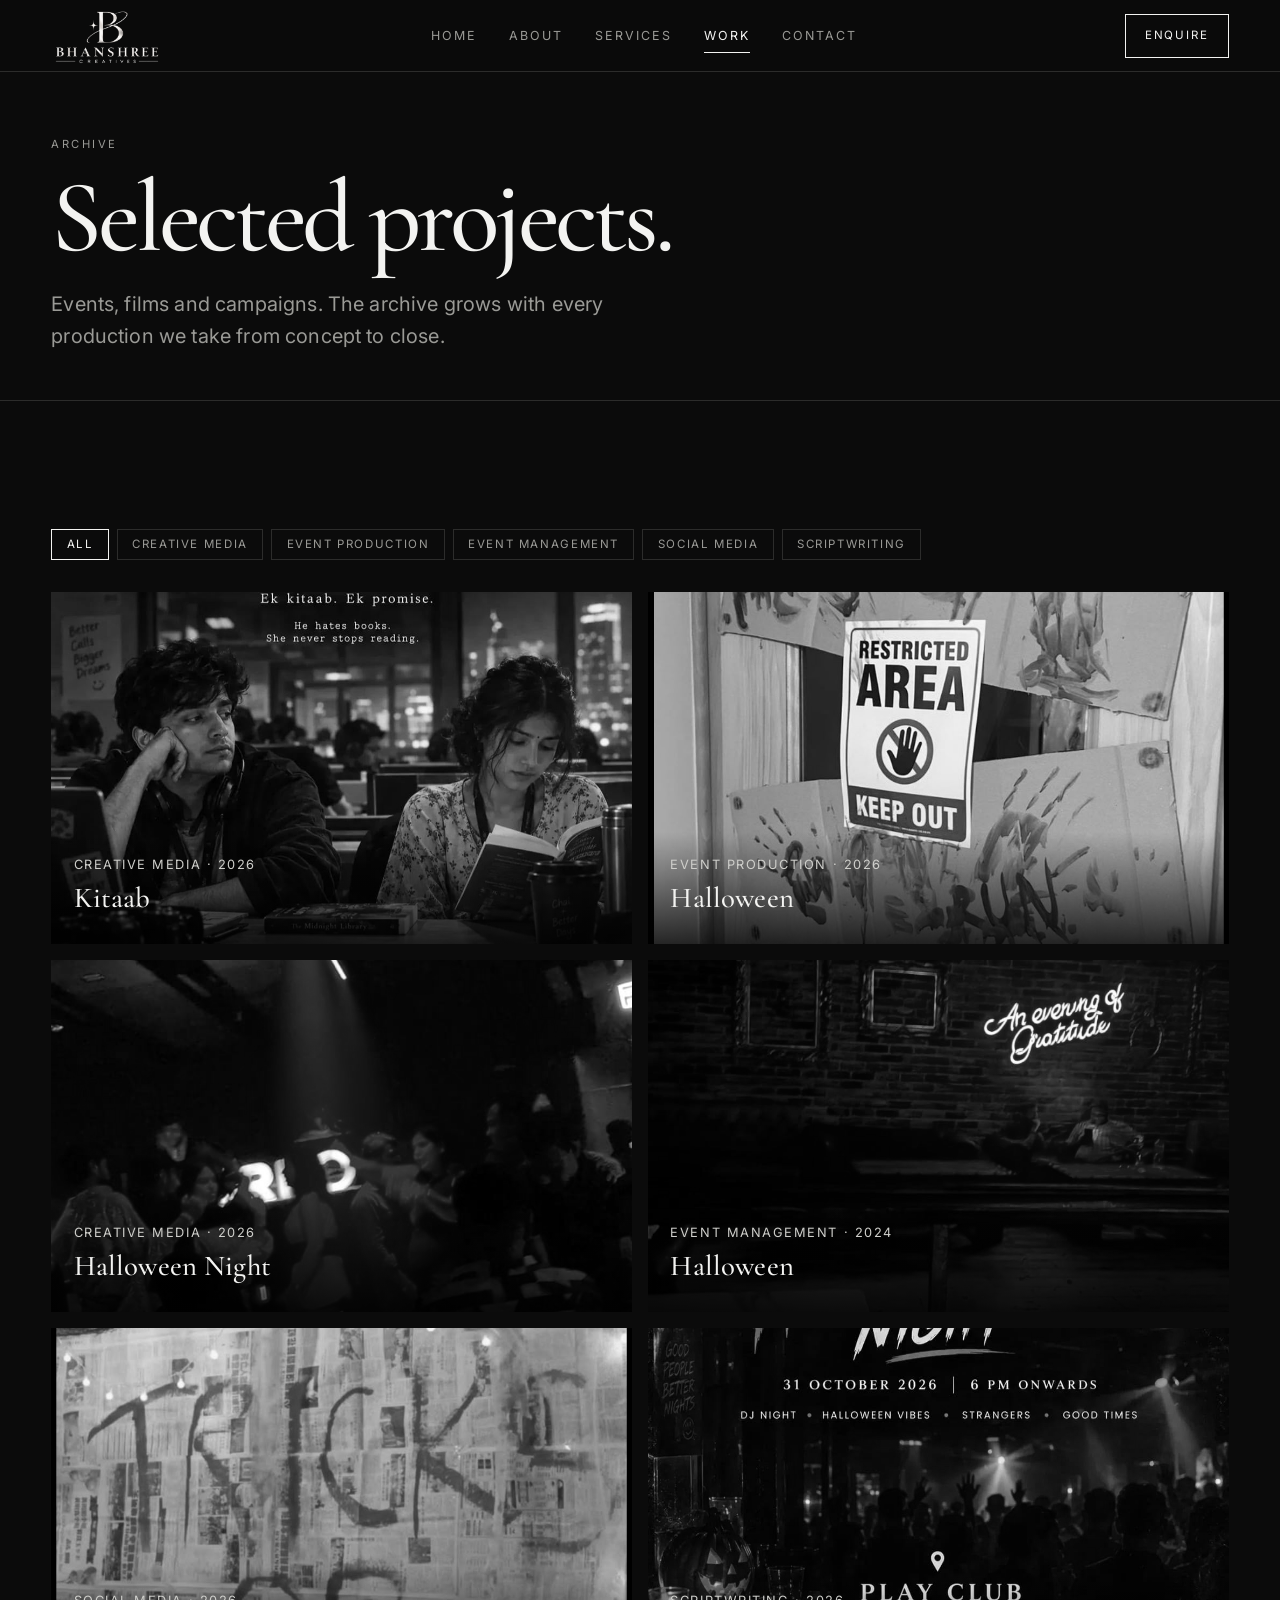
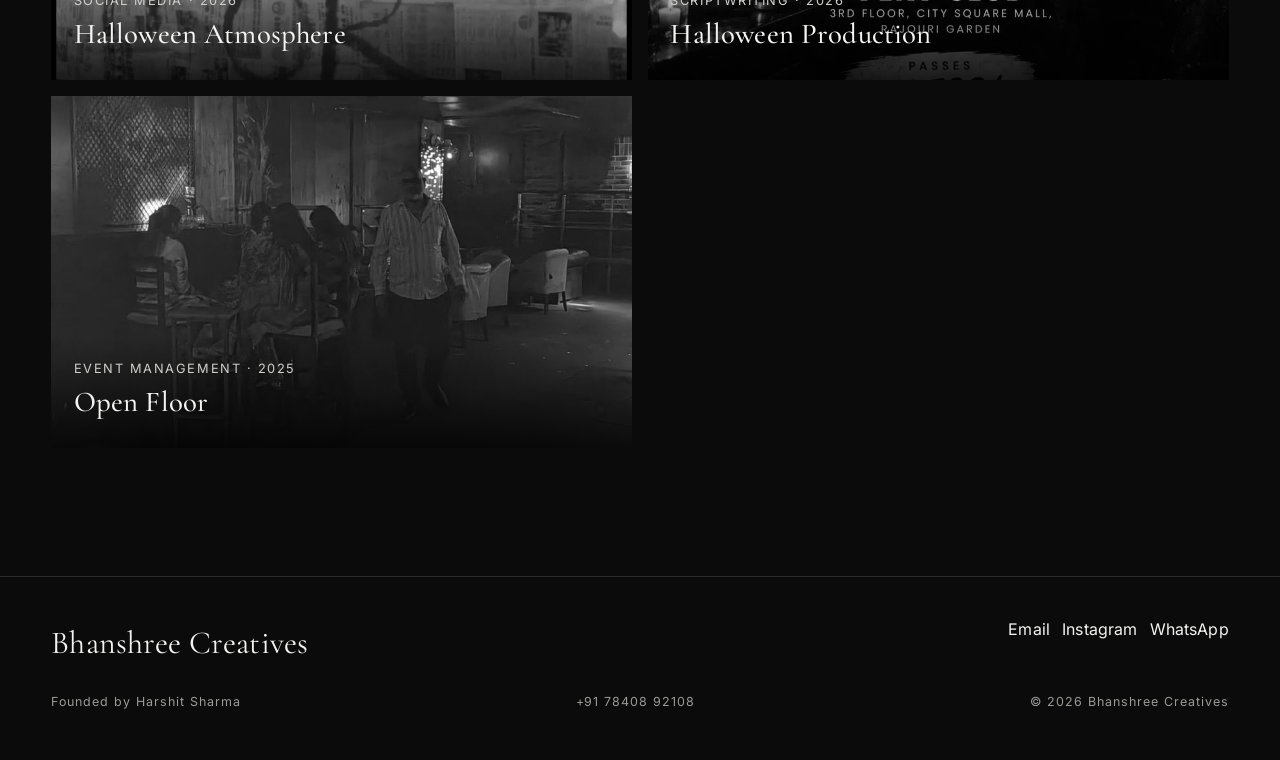
<file: work.html>
<!DOCTYPE html>
<html lang="en">
<head>
  <meta charset="UTF-8">
  <meta name="viewport" content="width=device-width, initial-scale=1.0">
  <title>Work — Bhanshree Creatives</title>
  <meta name="description" content="Selected events, films, campaigns and productions by Bhanshree Creatives.">
  <meta name="theme-color" content="#0b0b0b">
  <link rel="icon" href="assets/favicon.svg" type="image/svg+xml">
  <link rel="preconnect" href="https://fonts.googleapis.com">
  <link rel="preconnect" href="https://fonts.gstatic.com" crossorigin>
  <link href="https://fonts.googleapis.com/css2?family=Cormorant+Garamond:ital,wght@0,500;0,600;1,500&family=Inter:wght@400;500&display=swap" rel="stylesheet">
  <link rel="stylesheet" href="style.css">
</head>
<body data-page="work">
  <header class="site-header">
    <a class="logo" href="index.html"><img src="Photo/Luxurious%20BhanShree%20Creatives%20Logo%20(1).png" alt="Bhanshree Creatives"></a>
    <nav class="nav">
      <a href="index.html" data-page="home">Home</a>
      <a href="about.html" data-page="about">About</a>
      <a href="services.html" data-page="services">Services</a>
      <a href="work.html" data-page="work">Work</a>
      <a href="contact.html" data-page="contact">Contact</a>
    </nav>
    <a class="btn header-cta" href="contact.html">Enquire</a>
    <button class="nav-toggle" type="button" aria-label="Open menu"><span></span></button>
  </header>

  <section class="page-hero">
    <p class="kicker">Archive</p>
    <h1>Selected projects.</h1>
    <p class="lede" style="margin-top:1.5rem;">Events, films and campaigns. The archive grows with every production we take from concept to close.</p>
  </section>

  <section class="section">
    <div class="filter-bar" data-filters></div>
    <div class="masonry" data-gallery></div>
  </section>

  <div class="lightbox" data-lightbox>
    <button class="lightbox-close" type="button" data-close>Close</button>
    <div class="lightbox-inner" data-lightbox-inner></div>
  </div>

  <footer class="site-footer">
    <div class="footer-top">
      <p class="footer-brand">Bhanshree Creatives</p>
      <div class="cta-actions">
        <a href="mailto:bhanshreecreatives@gmail.com">Email</a>
        <a href="https://instagram.com/bhanshreecreatives" target="_blank" rel="noopener">Instagram</a>
        <a data-whatsapp target="_blank" rel="noopener">WhatsApp</a>
      </div>
    </div>
    <div class="footer-meta">
      <span>Founded by Harshit Sharma</span>
      <span>+91 78408 92108</span>
      <span>© 2026 Bhanshree Creatives</span>
    </div>
  </footer>

  <script src="js/config.js"></script>
  <script src="js/projects.js"></script>
  <script src="js/main.js"></script>
</body>
</html>
</file>
<file: style.css>
:root {
  --bg: #0b0b0b;
  --bg-elev: #121212;
  --ink: #f3f3f1;
  --muted: #9a9a96;
  --line: rgba(243, 243, 241, 0.14);
  --line-strong: rgba(243, 243, 241, 0.28);
  --serif: "Cormorant Garamond", "Times New Roman", serif;
  --sans: "Inter", system-ui, sans-serif;
  --pad: clamp(1.25rem, 4vw, 4rem);
  --header: 4.5rem;
}

*,
*::before,
*::after {
  box-sizing: border-box;
  margin: 0;
  padding: 0;
}

html {
  scroll-behavior: smooth;
}

body {
  background: var(--bg);
  color: var(--ink);
  font-family: var(--sans);
  font-size: 1rem;
  line-height: 1.6;
  letter-spacing: 0.01em;
  min-height: 100vh;
}

img,
video {
  max-width: 100%;
  display: block;
}

a {
  color: inherit;
  text-decoration: none;
}

button,
input,
select,
textarea {
  font-family: inherit;
  color: inherit;
}

button {
  background: none;
  border: 0;
  cursor: pointer;
}

a:focus-visible,
button:focus-visible,
input:focus-visible,
select:focus-visible,
textarea:focus-visible {
  outline: 2px solid var(--ink);
  outline-offset: 4px;
}

.field input:focus,
.field select:focus,
.field textarea:focus {
  border-bottom-color: var(--ink);
}

.field select {
  color-scheme: dark;
}

.img-bw {
  filter: grayscale(1) contrast(1.05);
  width: 100%;
  height: 100%;
  object-fit: cover;
}

.kicker {
  font-size: 0.7rem;
  letter-spacing: 0.22em;
  text-transform: uppercase;
  color: var(--muted);
}

.display {
  font-family: var(--serif);
  font-weight: 500;
  letter-spacing: -0.03em;
  line-height: 0.95;
}

.lede {
  font-size: clamp(1.05rem, 1.6vw, 1.25rem);
  color: var(--muted);
  max-width: 40rem;
}

.section {
  padding: clamp(4rem, 10vw, 8rem) var(--pad);
}

.section-head {
  display: flex;
  justify-content: space-between;
  align-items: flex-end;
  gap: 1.5rem;
  margin-bottom: 2.5rem;
  border-bottom: 1px solid var(--line);
  padding-bottom: 1.25rem;
}

.section-head h2 {
  font-family: var(--serif);
  font-size: clamp(2rem, 5vw, 3.5rem);
  font-weight: 500;
  letter-spacing: -0.03em;
}

.site-header {
  position: fixed;
  inset: 0 0 auto;
  z-index: 50;
  display: grid;
  grid-template-columns: auto 1fr auto;
  align-items: center;
  gap: 1.5rem;
  height: var(--header);
  padding: 0 var(--pad);
  background: rgba(11, 11, 11, 0.86);
  backdrop-filter: blur(14px);
  border-bottom: 1px solid var(--line);
}

.logo {
  position: relative;
  display: block;
  width: 7rem;
  height: 3.5rem;
  overflow: hidden;
}

.logo img {
  position: absolute;
  top: -0.6rem;
  left: 0;
  width: 7rem;
  max-width: none;
  height: auto;
}

.nav {
  display: flex;
  justify-content: center;
  gap: 2rem;
}

.nav a {
  font-size: 0.78rem;
  letter-spacing: 0.16em;
  text-transform: uppercase;
  color: var(--muted);
  position: relative;
}

.nav a:hover,
.nav a.is-active {
  color: var(--ink);
}

.nav a.is-active::after {
  content: "";
  position: absolute;
  left: 0;
  right: 0;
  bottom: -0.45rem;
  height: 1px;
  background: var(--ink);
}

.header-cta {
  justify-self: end;
}

.nav-toggle {
  display: none;
  width: 2.4rem;
  height: 2.4rem;
  position: relative;
  z-index: 60;
}

.nav-toggle span,
.nav-toggle span::before,
.nav-toggle span::after {
  display: block;
  width: 1.35rem;
  height: 1px;
  background: var(--ink);
  position: absolute;
  left: 0.5rem;
}

.nav-toggle span {
  top: 50%;
}

.nav-toggle span::before,
.nav-toggle span::after {
  content: "";
}

.nav-toggle span::before {
  top: -6px;
}

.nav-toggle span::after {
  top: 6px;
}

body.nav-open .nav-toggle span {
  background: transparent;
}

body.nav-open .nav-toggle span::before {
  top: 0;
  transform: rotate(45deg);
}

body.nav-open .nav-toggle span::after {
  top: 0;
  transform: rotate(-45deg);
}

.btn {
  display: inline-flex;
  align-items: center;
  justify-content: center;
  gap: 0.6rem;
  min-height: 2.75rem;
  padding: 0 1.2rem;
  font-size: 0.72rem;
  letter-spacing: 0.16em;
  text-transform: uppercase;
  border: 1px solid var(--ink);
  transition: background 0.25s ease, color 0.25s ease, border-color 0.25s ease;
}

.btn:hover {
  background: var(--ink);
  color: var(--bg);
}

.btn-ghost {
  border-color: var(--line-strong);
  color: var(--ink);
}

.btn-ghost:hover {
  border-color: var(--ink);
}

.hero {
  min-height: 100vh;
  padding: calc(var(--header) + 3rem) var(--pad) 4rem;
  display: grid;
  align-content: end;
  gap: 3rem;
  position: relative;
  overflow: hidden;
}

.hero::after {
  content: "";
  position: absolute;
  inset: auto 0 0;
  height: 40%;
  background: linear-gradient(transparent, var(--bg));
  pointer-events: none;
}

.hero-media {
  position: absolute;
  inset: 0;
  z-index: -1;
}

.hero-media img {
  width: 100%;
  height: 100%;
  object-fit: cover;
  filter: grayscale(1) brightness(0.38) contrast(1.1);
}

.hero h1 {
  font-family: var(--serif);
  font-size: clamp(2.8rem, 9vw, 8.2rem);
  font-weight: 500;
  line-height: 0.9;
  letter-spacing: -0.04em;
  max-width: 16ch;
}

.hero-bottom {
  display: grid;
  grid-template-columns: 1fr auto;
  gap: 2rem;
  align-items: end;
  max-width: 72rem;
}

.hero-bottom p {
  max-width: 34rem;
  color: #d5d5d1;
}

.ticker {
  border-top: 1px solid var(--line);
  border-bottom: 1px solid var(--line);
  overflow: hidden;
  padding: 0.85rem 0;
}

.ticker-track {
  display: flex;
  gap: 2.5rem;
  width: max-content;
  animation: ticker 36s linear infinite;
  font-size: 0.75rem;
  letter-spacing: 0.2em;
  text-transform: uppercase;
  color: var(--muted);
}

.photo-feature {
  width: 100%;
  height: clamp(20rem, 55vw, 42rem);
  overflow: hidden;
  border-bottom: 1px solid var(--line);
  background: var(--bg-elev);
}

.photo-feature img {
  width: 100%;
  height: 100%;
  object-fit: cover;
  object-position: center;
  filter: grayscale(1) contrast(1.08);
}

@keyframes ticker {
  from {
    transform: translateX(0);
  }
  to {
    transform: translateX(-50%);
  }
}

.intro-grid {
  display: grid;
  grid-template-columns: minmax(0, 0.9fr) minmax(0, 1.1fr);
  gap: clamp(2rem, 6vw, 6rem);
  align-items: start;
}

.intro-grid h2 {
  font-family: var(--serif);
  font-size: clamp(2.1rem, 4.5vw, 3.4rem);
  font-weight: 500;
  line-height: 1.05;
}

.service-list {
  display: grid;
}

.service-row {
  display: grid;
  grid-template-columns: 4.5rem 1fr auto;
  gap: 1rem;
  align-items: center;
  padding: 1.4rem 0;
  border-top: 1px solid var(--line);
  transition: padding 0.25s ease;
}

.service-row:last-child {
  border-bottom: 1px solid var(--line);
}

.service-row:hover {
  padding-left: 0.6rem;
}

.service-row .num {
  color: var(--muted);
  font-size: 0.8rem;
  letter-spacing: 0.12em;
}

.service-row h3 {
  font-family: var(--serif);
  font-size: clamp(1.6rem, 3vw, 2.2rem);
  font-weight: 500;
}

.service-row span {
  color: var(--muted);
  font-size: 0.8rem;
}

.work-grid {
  display: grid;
  grid-template-columns: 1.4fr 1fr;
  gap: 1rem;
}

.work-card {
  position: relative;
  overflow: hidden;
  isolation: isolate;
  min-height: 22rem;
  background: var(--bg-elev);
  display: block;
  color: var(--ink);
}

.work-card.tall {
  min-height: 34rem;
  grid-row: span 2;
}

.work-card img {
  position: absolute;
  inset: 0;
  z-index: 0;
  width: 100%;
  height: 100%;
  object-fit: cover;
  filter: grayscale(1);
  transition: transform 0.7s ease, filter 0.7s ease;
}

.work-card:hover img {
  transform: scale(1.04);
  filter: grayscale(0.35);
}

.work-card figcaption {
  position: absolute;
  inset: auto 0 0;
  z-index: 1;
  padding: 1.4rem;
  background: linear-gradient(transparent, rgba(0, 0, 0, 0.78));
}

.work-card h3 {
  font-family: var(--serif);
  font-size: 1.8rem;
  font-weight: 500;
}

.work-card p {
  font-size: 0.8rem;
  letter-spacing: 0.12em;
  text-transform: uppercase;
  color: #cfcfcb;
}

.collaborators {
  display: flex;
  flex-wrap: wrap;
  gap: 0.75rem 2.5rem;
  font-family: var(--serif);
  font-size: clamp(1.4rem, 3vw, 2rem);
  color: var(--muted);
}

.cta-band {
  margin: 0 var(--pad) clamp(3rem, 8vw, 6rem);
  padding: clamp(3rem, 8vw, 6rem) clamp(1.5rem, 5vw, 4rem);
  border: 1px solid var(--line);
  display: grid;
  gap: 1.5rem;
}

.cta-band h2 {
  font-family: var(--serif);
  font-size: clamp(2.4rem, 6vw, 5rem);
  font-weight: 500;
  line-height: 0.95;
  max-width: 12ch;
}

.cta-actions {
  display: flex;
  flex-wrap: wrap;
  gap: 0.75rem;
}

.page-hero {
  padding: calc(var(--header) + 4rem) var(--pad) 3rem;
  border-bottom: 1px solid var(--line);
}

.page-hero h1 {
  font-family: var(--serif);
  font-size: clamp(3rem, 8vw, 6.5rem);
  font-weight: 500;
  letter-spacing: -0.04em;
  line-height: 0.92;
  margin-top: 1rem;
}

.split {
  display: grid;
  grid-template-columns: 1fr 1fr;
  gap: clamp(2rem, 6vw, 5rem);
}

.founder {
  border: 1px solid var(--line);
  padding: 2rem;
}

.founder h3 {
  font-family: var(--serif);
  font-size: 2.2rem;
  font-weight: 500;
  margin: 0.4rem 0 1rem;
}

.values {
  display: grid;
  grid-template-columns: repeat(4, 1fr);
  gap: 1px;
  background: var(--line);
  border: 1px solid var(--line);
}

.values article {
  background: var(--bg);
  padding: 1.5rem;
  min-height: 10rem;
}

.values h3 {
  font-family: var(--serif);
  font-size: 1.5rem;
  font-weight: 500;
  margin-bottom: 0.5rem;
}

.values p {
  color: var(--muted);
  font-size: 0.92rem;
}

.service-block {
  display: grid;
  grid-template-columns: 8rem 1fr 1fr;
  gap: 2rem;
  padding: 3rem 0;
  border-top: 1px solid var(--line);
}

.service-block .num {
  font-family: var(--serif);
  font-size: 2.4rem;
}

.service-block h2 {
  font-family: var(--serif);
  font-size: clamp(2rem, 4vw, 3rem);
  font-weight: 500;
  line-height: 1;
}

.service-block ul {
  list-style: none;
  color: var(--muted);
}

.service-block li {
  padding: 0.55rem 0;
  border-bottom: 1px solid var(--line);
}

.filter-bar {
  display: flex;
  flex-wrap: wrap;
  gap: 0.5rem;
  margin-bottom: 2rem;
}

.filter-bar button {
  border: 1px solid var(--line);
  padding: 0.45rem 0.9rem;
  font-size: 0.72rem;
  letter-spacing: 0.14em;
  text-transform: uppercase;
  color: var(--muted);
}

.filter-bar button.is-on,
.filter-bar button:hover {
  border-color: var(--ink);
  color: var(--ink);
}

.masonry {
  display: grid;
  grid-template-columns: repeat(2, 1fr);
  gap: 1rem;
}

.contact-layout {
  display: grid;
  grid-template-columns: 0.9fr 1.1fr;
  gap: clamp(2rem, 5vw, 5rem);
}

.contact-links {
  display: grid;
  gap: 1rem;
  margin-top: 2rem;
}

.contact-links a {
  display: flex;
  justify-content: space-between;
  border-bottom: 1px solid var(--line);
  padding: 0.9rem 0;
  font-size: 0.95rem;
}

.contact-links a:hover {
  opacity: 0.7;
}

.form {
  display: grid;
  gap: 1rem;
}

.field {
  display: grid;
  gap: 0.4rem;
}

.field label {
  font-size: 0.7rem;
  letter-spacing: 0.16em;
  text-transform: uppercase;
  color: var(--muted);
}

.field input,
.field select,
.field textarea {
  background: transparent;
  border: 0;
  border-bottom: 1px solid var(--line-strong);
  padding: 0.7rem 0;
  outline: none;
}

.field textarea {
  min-height: 8rem;
  resize: vertical;
}

.form-note {
  color: var(--muted);
  font-size: 0.85rem;
}

.site-footer {
  padding: 2.5rem var(--pad) 3rem;
  border-top: 1px solid var(--line);
  display: grid;
  gap: 1.5rem;
}

.footer-top {
  display: flex;
  justify-content: space-between;
  gap: 2rem;
  flex-wrap: wrap;
}

.footer-brand {
  font-family: var(--serif);
  font-size: 2rem;
}

.footer-meta {
  display: flex;
  justify-content: space-between;
  gap: 1rem;
  flex-wrap: wrap;
  color: var(--muted);
  font-size: 0.78rem;
  letter-spacing: 0.08em;
}

.stats {
  display: grid;
  grid-template-columns: repeat(4, 1fr);
  border-top: 1px solid var(--line);
  border-bottom: 1px solid var(--line);
}

.stats article {
  padding: 1.6rem var(--pad) 1.6rem 0;
  border-right: 1px solid var(--line);
}

.stats article:first-child {
  padding-left: var(--pad);
}

.stats article:last-child {
  border-right: 0;
}

.stats strong {
  display: block;
  font-family: var(--serif);
  font-size: clamp(1.6rem, 3vw, 2.2rem);
  font-weight: 500;
}

.stats span {
  color: var(--muted);
  font-size: 0.85rem;
}

.steps {
  display: grid;
  grid-template-columns: repeat(4, 1fr);
  gap: 1.5rem;
}

.steps article {
  border-top: 1px solid var(--line);
  padding-top: 1.1rem;
}

.steps h3 {
  font-family: var(--serif);
  font-size: 1.45rem;
  font-weight: 500;
  margin: 0.35rem 0 0.6rem;
}

.steps p {
  color: var(--muted);
  font-size: 0.92rem;
}

.who-list {
  display: grid;
  grid-template-columns: 1fr 1fr;
  gap: 0;
}

.who-list li {
  list-style: none;
  padding: 0.85rem 0;
  border-bottom: 1px solid var(--line);
  color: var(--muted);
}

.service-note {
  margin-top: 1rem;
  color: var(--muted);
  font-size: 0.92rem;
}

.service-note strong {
  color: var(--ink);
  font-weight: 500;
}

.brief-box {
  margin-top: 2rem;
  border: 1px solid var(--line);
  padding: 1.4rem;
}

.brief-box h3 {
  font-family: var(--serif);
  font-size: 1.5rem;
  font-weight: 500;
  margin-bottom: 0.7rem;
}

.brief-box li {
  list-style: none;
  color: var(--muted);
  padding: 0.35rem 0;
}

.case-meta {
  display: grid;
  grid-template-columns: 1fr 1fr;
  gap: 1rem 2rem;
  margin: 1.4rem 0 1.6rem;
}

.case-meta dt {
  font-size: 0.68rem;
  letter-spacing: 0.16em;
  text-transform: uppercase;
  color: var(--muted);
  margin-bottom: 0.2rem;
}

.case-meta dd {
  color: var(--ink);
}

.case-sub {
  font-family: var(--serif);
  font-size: 1.4rem;
  font-weight: 500;
  margin: 1.6rem 0 0.6rem;
  color: var(--ink);
}

.case-list {
  list-style: none;
  color: var(--muted);
}

.case-list li {
  padding: 0.45rem 0;
  border-bottom: 1px solid var(--line);
}

.lightbox {
  position: fixed;
  inset: 0;
  background: #0b0b0b;
  z-index: 80;
  display: none;
  overflow: auto;
  padding: calc(var(--header) + 3.4rem) var(--pad) 4rem;
}

.lightbox.is-open {
  display: block;
}

.lightbox-inner {
  max-width: 56rem;
  margin: 0 auto;
}

.lightbox img,
.lightbox iframe {
  width: 100%;
  aspect-ratio: 16 / 9;
  object-fit: cover;
  border: 0;
  margin-bottom: 1.5rem;
  filter: grayscale(0.4);
}

.lightbox h2 {
  font-family: var(--serif);
  font-size: 2.6rem;
  font-weight: 500;
}

.lightbox p {
  color: var(--muted);
  margin: 0.8rem 0;
}

.lightbox-close {
  position: fixed;
  top: calc(var(--header) + 0.7rem);
  right: var(--pad);
  z-index: 81;
  font-size: 0.72rem;
  letter-spacing: 0.16em;
  text-transform: uppercase;
  border: 1px solid var(--ink);
  padding: 0.5rem 0.9rem;
  background: var(--bg);
}

.reveal {
  opacity: 0;
  transform: translateY(16px);
  animation: rise 0.8s ease forwards;
}

@keyframes rise {
  to {
    opacity: 1;
    transform: none;
  }
}

@media (max-width: 900px) {
  .nav-toggle {
    display: block;
    justify-self: end;
  }

  .header-cta {
    display: none;
  }

  .site-header {
    grid-template-columns: 1fr auto;
  }

  .nav {
    position: fixed;
    inset: 0;
    background: var(--bg);
    flex-direction: column;
    justify-content: center;
    align-items: flex-start;
    padding: var(--pad);
    gap: 1.4rem;
    transform: translateY(-110%);
    transition: transform 0.35s ease;
  }

  .nav a {
    font-size: 1.4rem;
    letter-spacing: 0.08em;
  }

  body.nav-open .nav {
    transform: none;
  }

  .hero-bottom,
  .intro-grid,
  .work-grid,
  .split,
  .service-block,
  .contact-layout,
  .values,
  .masonry,
  .stats,
  .steps,
  .who-list,
  .case-meta {
    grid-template-columns: 1fr;
  }

  .stats article {
    padding: 1.2rem var(--pad);
    border-right: 0;
    border-bottom: 1px solid var(--line);
  }

  .work-card.tall,
  .work-card {
    min-height: 18rem;
    grid-row: auto;
  }

  .service-row {
    grid-template-columns: 3rem 1fr;
  }

  .service-row span {
    display: none;
  }
}
</file>
